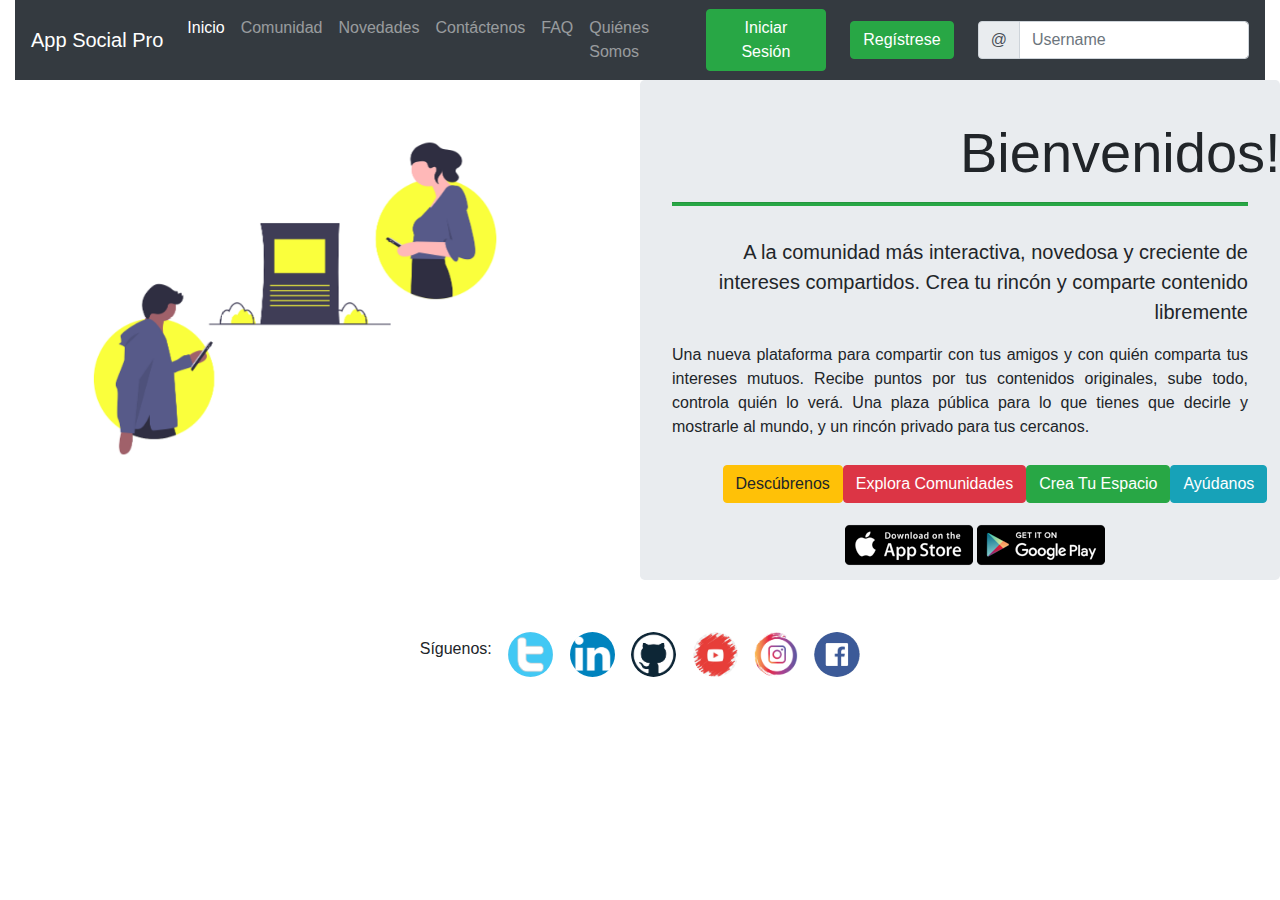
<file: index.html>
<!DOCTYPE html>

<head>
  <meta charset="utf-8">
  <meta http-equiv="X-UA-Compatible" content="IE=edge">
  <title>App Social Pro</title>
  <meta name="description" content="">
  <meta name="viewport" content="width=device-width, initial-scale=1">

  <link rel="stylesheet" href="https://stackpath.bootstrapcdn.com/bootstrap/4.4.1/css/bootstrap.min.css"
    integrity="sha384-Vkoo8x4CGsO3+Hhxv8T/Q5PaXtkKtu6ug5TOeNV6gBiFeWPGFN9MuhOf23Q9Ifjh" crossorigin="anonymous">
  <link rel="stylesheet" href="css/styleinicio.css">
</head>

<body>
  <div class="container-fluid">
    <div class="header">
      <nav class="navbar navbar-expand-lg navbar-dark bg-dark">
        <a class="navbar-brand" href="#">App Social Pro</a>
        <button class="navbar-toggler" type="button" data-toggle="collapse" data-target="#navbarNavAltMarkup"
          aria-controls="navbarNavAltMarkup" aria-expanded="false" aria-label="Toggle navigation">
          <span class="navbar-toggler-icon"></span>
        </button>
        <div class="collapse navbar-collapse" id="navbarNavAltMarkup">
          <div class="navbar-nav">
            <a class="nav-item nav-link active" href="#">Inicio</span></a>
            <a class="nav-item nav-link" href="comunidad.html">Comunidad</a>
            <a class="nav-item nav-link" href="novedades.html">Novedades</a>
            <a class="nav-item nav-link" href="contactenos.html">Contáctenos</a>
            <a class="nav-item nav-link" href="FAQ.html">FAQ</a> <!--preguntas frequentes-->            
            <a class="nav-item nav-link" href="quiensomos.html">Quiénes Somos</a>
          </div>
        </div>

        <form class="form-inline">
          <button class="btn btn-success" type="button"><a href="signin.html">Iniciar Sesión</a></button>
        </form>
        <form class="form-inline ml-4">
          <button class="btn btn-success" type="button"><a href="registro.html">Regístrese</a></button>
        </form>
        <form class="form-inline ml-4">
          <div class="input-group">
            <div class="input-group-prepend">
              <span class="input-group-text" id="basic-addon1">@</span>
            </div>
            <input type="text" class="form-control" placeholder="Username" aria-label="Username"
              aria-describedby="basic-addon1">
          </div>
        </form>
      </nav>
    </div>
    <!--fin header-->

    <div class="mainblock">
      <!--inicio bloque contenido central-->
      <div class="row">
        <div class="carrusel col-md-6 col-sm-12">
          <!--inicio carrusel-->
          <div id="carouselExampleIndicators" class="carousel slide" data-ride="carousel">
            <ol class="carousel-indicators">
              <li data-target="#carouselExampleIndicators" data-slide-to="0" class="active"></li>
              <li data-target="#carouselExampleIndicators" data-slide-to="1"></li>
              <li data-target="#carouselExampleIndicators" data-slide-to="2"></li>
            </ol>
            <div class="carousel-inner">
              <div class="carousel-item active">
                <img src="img/vectors/carrusel1.png" class="d-block w-100" alt="connect">
              </div>
              <div class="carousel-item">
                <img src="img/vectors/carrusel2.png" class="d-block w-100" alt="connect">
              </div>
              <div class="carousel-item">
                <img src="img/vectors/carrusel3.png" class="d-block w-100" alt="...">
              </div>
            </div>
            <a class="carousel-control-prev" href="#carouselExampleIndicators" role="button" data-slide="prev">
              <span class="carousel-control-prev-icon" aria-hidden="true"></span>
              <span class="sr-only">Previous</span>
            </a>
            <a class="carousel-control-next" href="#carouselExampleIndicators" role="button" data-slide="next">
              <span class="carousel-control-next-icon" aria-hidden="true"></span>
              <span class="sr-only">Next</span>
            </a>
          </div>
        </div>
        <!--fin carrusel-->

        <div class="jumbotron col-md-6 col-sm-12">
          <!--inicio jumbo-->
          <h3 class="display-4">Bienvenidos!</h3>
          <hr class="progress-bar bg-success">
          <p class="lead">A la comunidad más interactiva, novedosa y creciente de intereses compartidos. Crea tu rincón
            y comparte contenido libremente</p>
          <p class="text-justify">Una nueva plataforma para compartir con tus amigos y con quién comparta tus intereses
            mutuos. Recibe puntos por tus contenidos originales, sube todo, controla quién lo verá. Una plaza pública
            para lo que tienes que decirle y mostrarle al mundo, y un rincón privado para tus cercanos.</p>
          <div class="botones">
            <div class="row">
              <div class="bloqueboton offset-md-1 col-sm-12">
                <div class="btn-group btn-group-md" role="group" aria-label="...">
                  <a href="quiensomos.html"><button type="button" class="btn btn-warning">Descúbrenos</button></a>
                  <a href="comunidad.html"><button type="button" class="btn btn-danger">Explora Comunidades</button></a>
                  <a href="registro.html"><button type="button" class="btn btn-success">Crea Tu Espacio</button></a>
                  <a href="https://www.kickstarter.com"><button type="button" class="btn btn-info">Ayúdanos</button></a>
                </div>
              </div>
            </div>
          </div>

          <a href="https://www.apple.com/cl/ios/app-store/"><img src="img/icons/app-store-badge/128x128.png" alt="getinappstore" class="getapp"></a>
          <a href="https://play.google.com/store"><img src="img/icons/google-play-badge/128x128.png" alt="getingoogleplay" class="getapp"></a>

        </div>
        <!--fin jumbo-->
      </div>
      <!--fin row-->
    </div> <!-- fin bloque contenido mainblock-->

    <div class="footer text-center">
      <h6>Síguenos:</h6>
      <a href="#"><img src="img/icons/twitter.png" alt="twitter"></a> <a href="#"><img src="img/icons/linkedin.png"
          alt="linkedin"></a> <a href="#"><img src="img/icons/github.png" alt="github"></a> <a href="#"></a> <a
        href="#"><img src="img/icons/youtube.png" alt="youtube"></a> <a href="#"><img src="img/icons/insta.png"
          alt=""></a> <a href="#"><img src="img/icons/facebook.png" alt="facebook"></a>
    </div>

  </div>
  <!--fin contenedor-->

  <script src="" async defer></script>
  <script src="https://code.jquery.com/jquery-3.4.1.slim.min.js"
    integrity="sha384-J6qa4849blE2+poT4WnyKhv5vZF5SrPo0iEjwBvKU7imGFAV0wwj1yYfoRSJoZ+n"
    crossorigin="anonymous"></script>
  <script src="https://cdn.jsdelivr.net/npm/popper.js@1.16.0/dist/umd/popper.min.js"
    integrity="sha384-Q6E9RHvbIyZFJoft+2mJbHaEWldlvI9IOYy5n3zV9zzTtmI3UksdQRVvoxMfooAo"
    crossorigin="anonymous"></script>
  <script src="https://stackpath.bootstrapcdn.com/bootstrap/4.4.1/js/bootstrap.min.js"
    integrity="sha384-wfSDF2E50Y2D1uUdj0O3uMBJnjuUD4Ih7YwaYd1iqfktj0Uod8GCExl3Og8ifwB6"
    crossorigin="anonymous"></script>

</body>

</html>
</file>
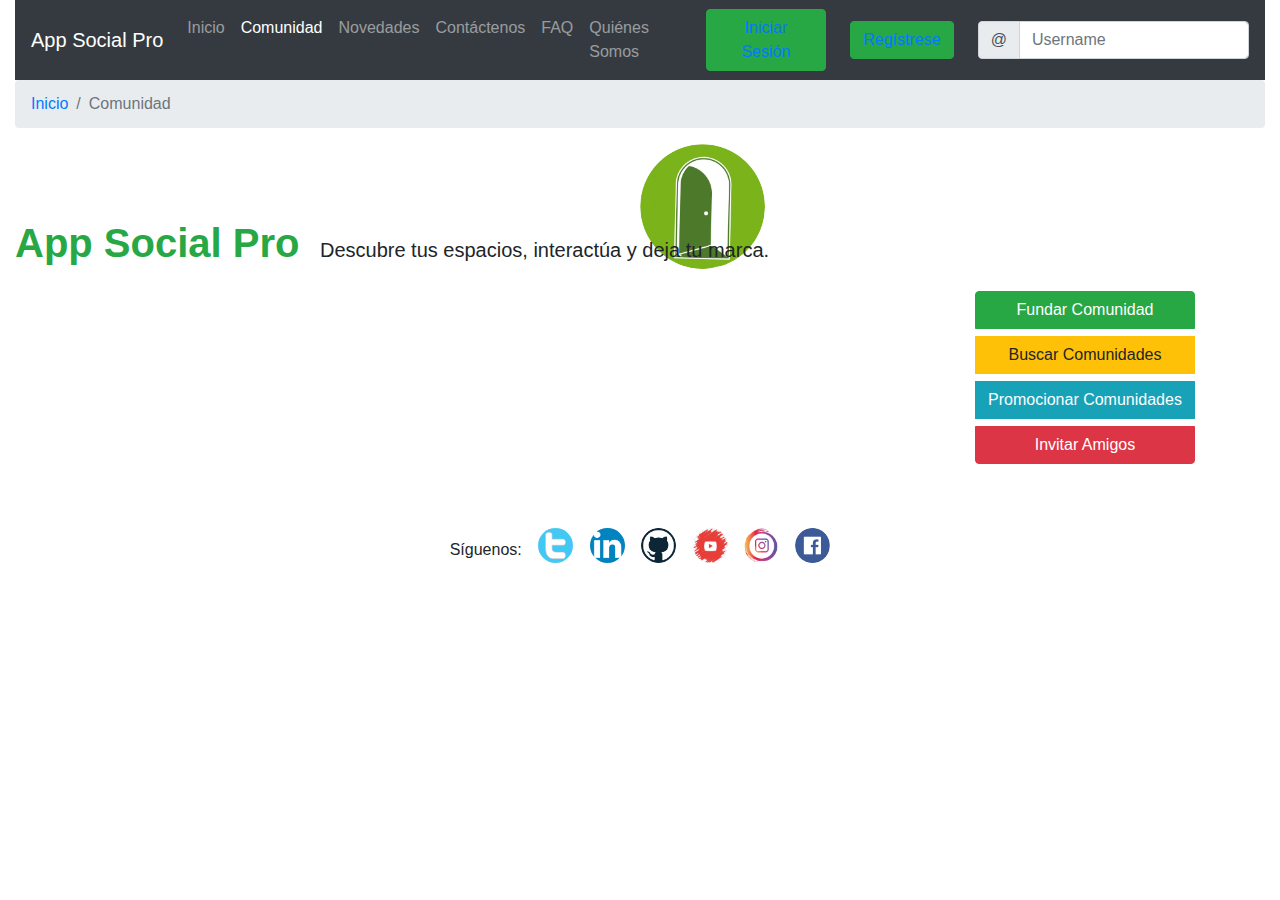
<file: comunidad.html>
<!DOCTYPE html>
<html lang="en">
    <head>
        <meta charset="UTF-8">
        <meta name="viewport" content="width=device-width, initial-scale=1, shrink-to-fit=no">
        <meta http-equiv="X-UA-Compatible" content="ie=edge">
        
        <link rel="stylesheet" href="https://stackpath.bootstrapcdn.com/bootstrap/4.4.1/css/bootstrap.min.css" integrity="sha384-Vkoo8x4CGsO3+Hhxv8T/Q5PaXtkKtu6ug5TOeNV6gBiFeWPGFN9MuhOf23Q9Ifjh" crossorigin="anonymous">
        <link rel="stylesheet" href="css/comustyle.css">
        <title>Comunidad</title>
    </head>
    <body>
        <div class="container-fluid">
            <!--inicio header-->
            <div class="header">
                <nav class="navbar navbar-expand-lg navbar-dark bg-dark">
                    <a class="navbar-brand" href="#">App Social Pro</a>
                    <button class="navbar-toggler" type="button" data-toggle="collapse" data-target="#navbarNavAltMarkup"
                      aria-controls="navbarNavAltMarkup" aria-expanded="false" aria-label="Toggle navigation">
                      <span class="navbar-toggler-icon"></span>
                    </button>
                    <div class="collapse navbar-collapse" id="navbarNavAltMarkup">
                        <div class="navbar-nav">
                            <a class="nav-item nav-link" href="#">Inicio</span></a>
                            <a class="nav-item nav-link active" href="#">Comunidad</a>
                            <a class="nav-item nav-link" href="novedades.html">Novedades</a>
                            <a class="nav-item nav-link" href="contactenos.html">Contáctenos</a>
                            <a class="nav-item nav-link" href="faq">FAQ</a> <!--preguntas frequentes-->            
                            <a class="nav-item nav-link" href="quiensomos.html">Quiénes Somos</a>
                        </div>
                    </div>
            
                    <form class="form-inline">
                      <button class="btn btn-success" type="button"><a href="signin.html">Iniciar Sesión</a></button>
                    </form>
                    <form class="form-inline ml-4">
                      <button class="btn btn-success" type="button"><a href="registro.html">Regístrese</a></button>
                    </form>
                    <form class="form-inline ml-4">
                        <div class="input-group">
                            <div class="input-group-prepend">
                            <span class="input-group-text" id="basic-addon1">@</span>
                            </div>
                            <input type="text" class="form-control" placeholder="Username" aria-label="Username" aria-describedby="basic-addon1">
                        </div>
                    </form>
                </nav>

                <div class="breadcumbs-wrap">
                    <span class="entry-links">
                    <nav aria-label="breadcrumb">
                        <ol class="breadcrumb">
                            <li class="breadcrumb-item"><a href="#">Inicio</a></li>
                            <li class="breadcrumb-item active" aria-current="page">Comunidad</li>
                        </ol>
                    </nav>
                    </span>			
                </div>
            </div> <!--fin header-->

            <!--inicio cuerpo-->
            <div class="cuerpocentral">
                <div class="logosh">
                    <img src="img/vectors/Inkeddoordoor_LI.png" alt="logoapp" class="">
                </div>
                <div class="bienvenida">
                    <div class="row">
                         <div class="msjetop col-md-8">                  
                             <h1 class="text-success font-weight-bold">App Social Pro</h1>
                             <p class="subtxt lead ml-3">Descubre tus espacios, interactúa y deja tu marca.</p>
                         </div>
                     </div> <!--fin row-->
                 </div>
                
                <div class="acciones">
                    <div class="botones">
                        <div class="row">
                            <div class="bloqueboton offset-lg-9 col-lg-2 col-sm-12">
                                <div class="btn-group-vertical btn-group-md" role="group" aria-label="...">
                                    <button type="button" class="btn btn-success mb-2">Fundar Comunidad</button>
                                    <button type="button" class="btn btn-warning mb-2">Buscar Comunidades</button>
                                    <button type="button" class="btn btn-info text-nowrap mb-2">Promocionar Comunidades</button>
                                    <button type="button" class="btn btn-danger mb-1">Invitar Amigos</button>
                                </div>
                            </div>
                        </div> 
                    </div>
                    
                </div>
                <div class="grupos">
                    <!--algo visual con vinculos a comunidades segun grandes tematicas tipo ao3-->
                </div>
                
            </div>
            <!--fin cuerpo-->

            <!--iniciofooter-->
            <div class="footer text-center">
                <h6>Síguenos:</h6>
                <a href="#"><img src="img/icons/twitter.png" alt="twitter"></a> <a href="#"><img src="img/icons/linkedin.png" alt="linkedin"></a> <a href="#"><img src="img/icons/github.png" alt="github"></a> <a href="#"></a> <a href="#"><img src="img/icons/youtube.png" alt="youtube"></a> <a href="#"><img src="img/icons/insta.png" alt=""></a> <a href="#"><img src="img/icons/facebook.png" alt="facebook"></a>
            </div>
            <!--fin footer-->
        </div>

        <script src="" async defer></script>
        <script src="https://code.jquery.com/jquery-3.4.1.slim.min.js" integrity="sha384-J6qa4849blE2+poT4WnyKhv5vZF5SrPo0iEjwBvKU7imGFAV0wwj1yYfoRSJoZ+n" crossorigin="anonymous"></script>
        <script src="https://cdn.jsdelivr.net/npm/popper.js@1.16.0/dist/umd/popper.min.js" integrity="sha384-Q6E9RHvbIyZFJoft+2mJbHaEWldlvI9IOYy5n3zV9zzTtmI3UksdQRVvoxMfooAo" crossorigin="anonymous"></script>
        <script src="https://stackpath.bootstrapcdn.com/bootstrap/4.4.1/js/bootstrap.min.js" integrity="sha384-wfSDF2E50Y2D1uUdj0O3uMBJnjuUD4Ih7YwaYd1iqfktj0Uod8GCExl3Og8ifwB6" crossorigin="anonymous"></script>
    </body>
</html>
</file>
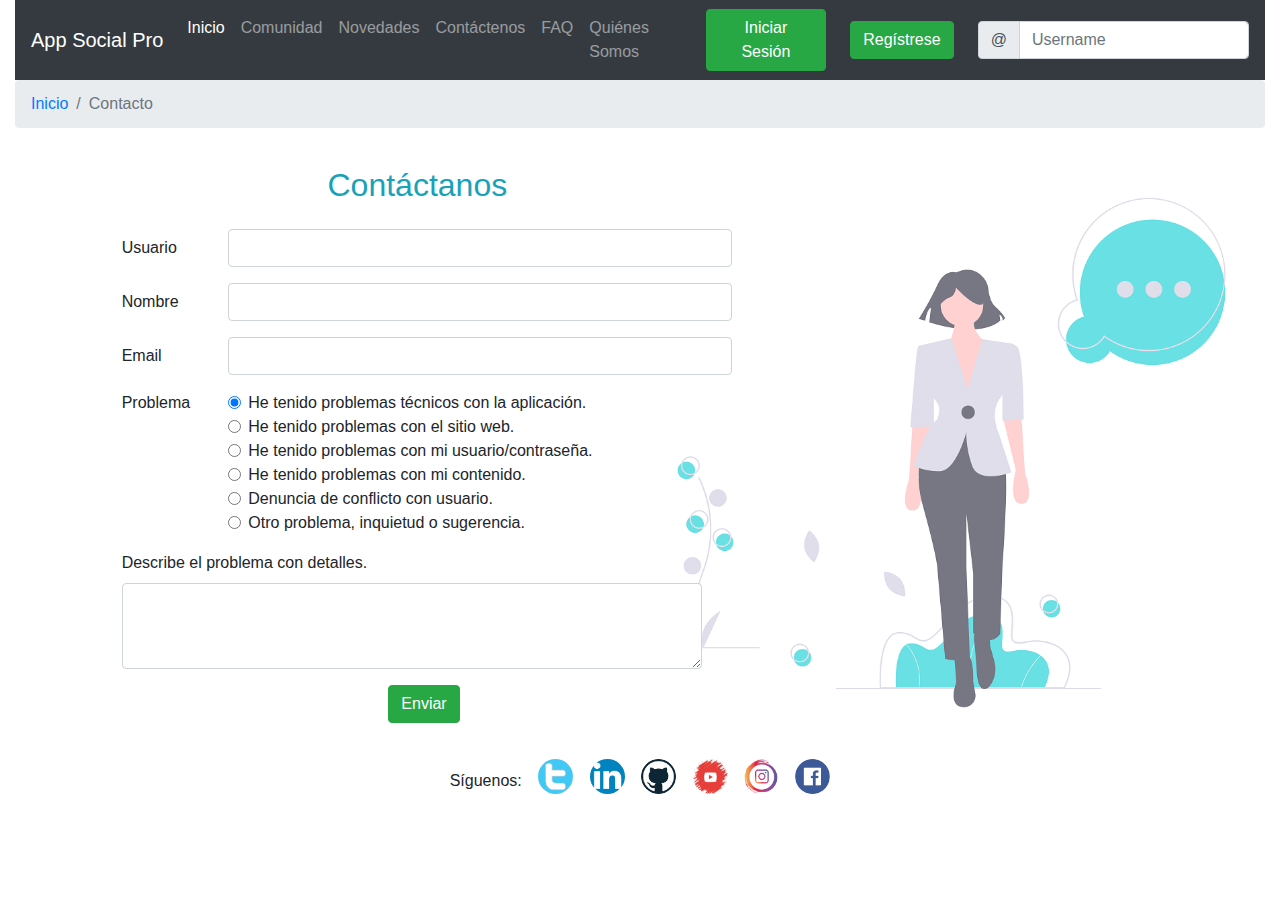
<file: contactenos.html>
<!DOCTYPE html>
<html lang="en">
<head>
    <meta charset="UTF-8">
    <meta name="viewport" content="width=device-width, initial-scale=1.0">
    <meta http-equiv="X-UA-Compatible" content="ie=edge">
    <link rel="stylesheet" href="https://stackpath.bootstrapcdn.com/bootstrap/4.4.1/css/bootstrap.min.css" integrity="sha384-Vkoo8x4CGsO3+Hhxv8T/Q5PaXtkKtu6ug5TOeNV6gBiFeWPGFN9MuhOf23Q9Ifjh" crossorigin="anonymous">
    <link rel="stylesheet" href="css/contactostyle.css">
    
    <title>Dudas? Inquietudes? Contáctenos!</title>
</head>

<body>
    <div class="container-fluid">
        <!--inicio header-->
        <div class="header">
            <nav class="navbar navbar-expand-lg navbar-dark bg-dark">
                <a class="navbar-brand" href="#">App Social Pro</a>
                <button class="navbar-toggler" type="button" data-toggle="collapse" data-target="#navbarNavAltMarkup"
                  aria-controls="navbarNavAltMarkup" aria-expanded="false" aria-label="Toggle navigation">
                  <span class="navbar-toggler-icon"></span>
                </button>
                <div class="collapse navbar-collapse" id="navbarNavAltMarkup">
                    <div class="navbar-nav">
                        <a class="nav-item nav-link active" href="#">Inicio</span></a>
                        <a class="nav-item nav-link" href="comunidad.html">Comunidad</a>
                        <a class="nav-item nav-link" href="novedades.html">Novedades</a>
                        <a class="nav-item nav-link" href="contactenos.html">Contáctenos</a>
                        <a class="nav-item nav-link" href="faq">FAQ</a> <!--preguntas frequentes-->            
                        <a class="nav-item nav-link" href="quiensomos.html">Quiénes Somos</a>
                    </div>
                </div>
        
                <form class="form-inline">
                  <button class="btn btn-success" type="button"><a href="signin.html">Iniciar Sesión</a></button>
                </form>
                <form class="form-inline ml-4">
                  <button class="btn btn-success" type="button"><a href="registro.html">Regístrese</a></button>
                </form>
                <form class="form-inline ml-4">
                    <div class="input-group">
                        <div class="input-group-prepend">
                        <span class="input-group-text" id="basic-addon1">@</span>
                        </div>
                        <input type="text" class="form-control" placeholder="Username" aria-label="Username" aria-describedby="basic-addon1">
                    </div>
                </form>
            </nav>
            <div class="breadcumbs-wrap">
                <span class="entry-links">
                    <nav aria-label="breadcrumb">
                        <ol class="breadcrumb">
                            <li class="breadcrumb-item"><a href="#">Inicio</a></li>
                            <li class="breadcrumb-item active" aria-current="page">Contacto</li>
                        </ol>
                    </nav>
                </span>
            </div>
        </div>
        <!--fin header-->

        <div class="cuerpocentro">
            <p><h2 class="offset-md-3 text-info">Contáctanos</h2></p>
            <div class="row">
                <div class="background">
                    <img src="img/vectors/undraw_things_to_say_ewwb.png" alt="background">
                </div>
                <div class="offset-md-1 col-md-6">
                    <form>
                        <div class="form-group row">
                            <label for="Usuario" class="col-sm-2 col-form-label">Usuario</label>
                            <div class="col-sm-10">
                                <input type="user" class="form-control" id="inputuser">
                            </div>
                        </div>
                        <div class="form-group row">
                            <label for="Nombre Real" class="col-sm-2 col-form-label">Nombre</label>
                            <div class="col-sm-10">
                                <input type="name" class="form-control" id="nombrate">
                            </div>
                        </div>                              
                        <div class="form-group row">
                            <label for="inputEmail3" class="col-sm-2 col-form-label">Email</label>
                            <div class="col-sm-10">
                                <input type="email" class="form-control" id="inputEmail3">
                            </div>
                        </div>
                        <fieldset class="form-group">
                            <div class="row">
                                <legend class="col-form-label col-sm-2 pt-0">Problema</legend>
                                <div class="col-sm-10">
                                    <div class="form-check">
                                        <input class="form-check-input" type="radio" name="gridRadios" id="gridRadios1" value="option1" checked>
                                        <label class="form-check-label" for="gridRadios1">
                                        He tenido problemas técnicos con la aplicación.
                                        </label>
                                    </div>
                                    <div class="form-check">
                                        <input class="form-check-input" type="radio" name="gridRadios" id="gridRadios2" value="option2">
                                        <label class="form-check-label" for="gridRadios2">
                                        He tenido problemas con el sitio web.
                                        </label>
                                    </div>
                                    <div class="form-check">
                                        <input class="form-check-input" type="radio" name="gridRadios" id="gridRadios3" value="option3">
                                        <label class="form-check-label" for="gridRadios3">
                                        He tenido problemas con mi usuario/contraseña.
                                        </label>
                                    </div>
                                    <div class="form-check">
                                        <input class="form-check-input" type="radio" name="gridRadios" id="gridRadios4" value="option4">
                                        <label class="form-check-label" for="gridRadios4">
                                        He tenido problemas con mi contenido.
                                        </label>
                                    </div>
                                    <div class="form-check">
                                        <input class="form-check-input" type="radio" name="gridRadios" id="gridRadios5" value="option5">
                                        <label class="form-check-label" for="gridRadios5">
                                        Denuncia de conflicto con usuario.
                                        </label>
                                    </div>
                                    <div class="form-check">
                                        <input class="form-check-input" type="radio" name="gridRadios" id="gridRadios6" value="option5">
                                        <label class="form-check-label" for="gridRadios6">
                                        Otro problema, inquietud o sugerencia.
                                        </label>
                                    </div>
                                </div>
                            </div>
                        </fieldset>
                            <p></p>
                        <div class="form-group row col-md-12 col-sm-3">
                                <label for="textarea">Describe el problema con detalles. </label>
                                <textarea class="form-control" id="describe" rows="3"></textarea>
                        </div>
                        <div class="form-group row">
                            <div class="offset-md-5 col-sm-10">
                                <button type="submit" class="btn btn-success">Enviar</button>
                            </div>
                        </div>
                    </form>
                </div>
            </div>
        </div>

        <div class="footer text-center">
            <h6>Síguenos:</h6>
            <a href="#"><img src="img/icons/twitter.png" alt="twitter"></a> <a href="#"><img src="img/icons/linkedin.png" alt="linkedin"></a> <a href="#"><img src="img/icons/github.png" alt="github"></a> <a href="#"><img src="img/icons/youtube.png" alt="youtube"></a> <a href="#"><img src="img/icons/insta.png" alt=""></a> <a href="#"><img src="img/icons/facebook.png" alt="facebook"></a>
        </div>

    </div> <!--fin contenedor-->
    
    <script src="" async defer></script>
    <script src="https://code.jquery.com/jquery-3.4.1.slim.min.js" integrity="sha384-J6qa4849blE2+poT4WnyKhv5vZF5SrPo0iEjwBvKU7imGFAV0wwj1yYfoRSJoZ+n" crossorigin="anonymous"></script>
    <script src="https://cdn.jsdelivr.net/npm/popper.js@1.16.0/dist/umd/popper.min.js" integrity="sha384-Q6E9RHvbIyZFJoft+2mJbHaEWldlvI9IOYy5n3zV9zzTtmI3UksdQRVvoxMfooAo" crossorigin="anonymous"></script>
    <script src="https://stackpath.bootstrapcdn.com/bootstrap/4.4.1/js/bootstrap.min.js" integrity="sha384-wfSDF2E50Y2D1uUdj0O3uMBJnjuUD4Ih7YwaYd1iqfktj0Uod8GCExl3Og8ifwB6" crossorigin="anonymous"></script>

</body>

</html>
</file>
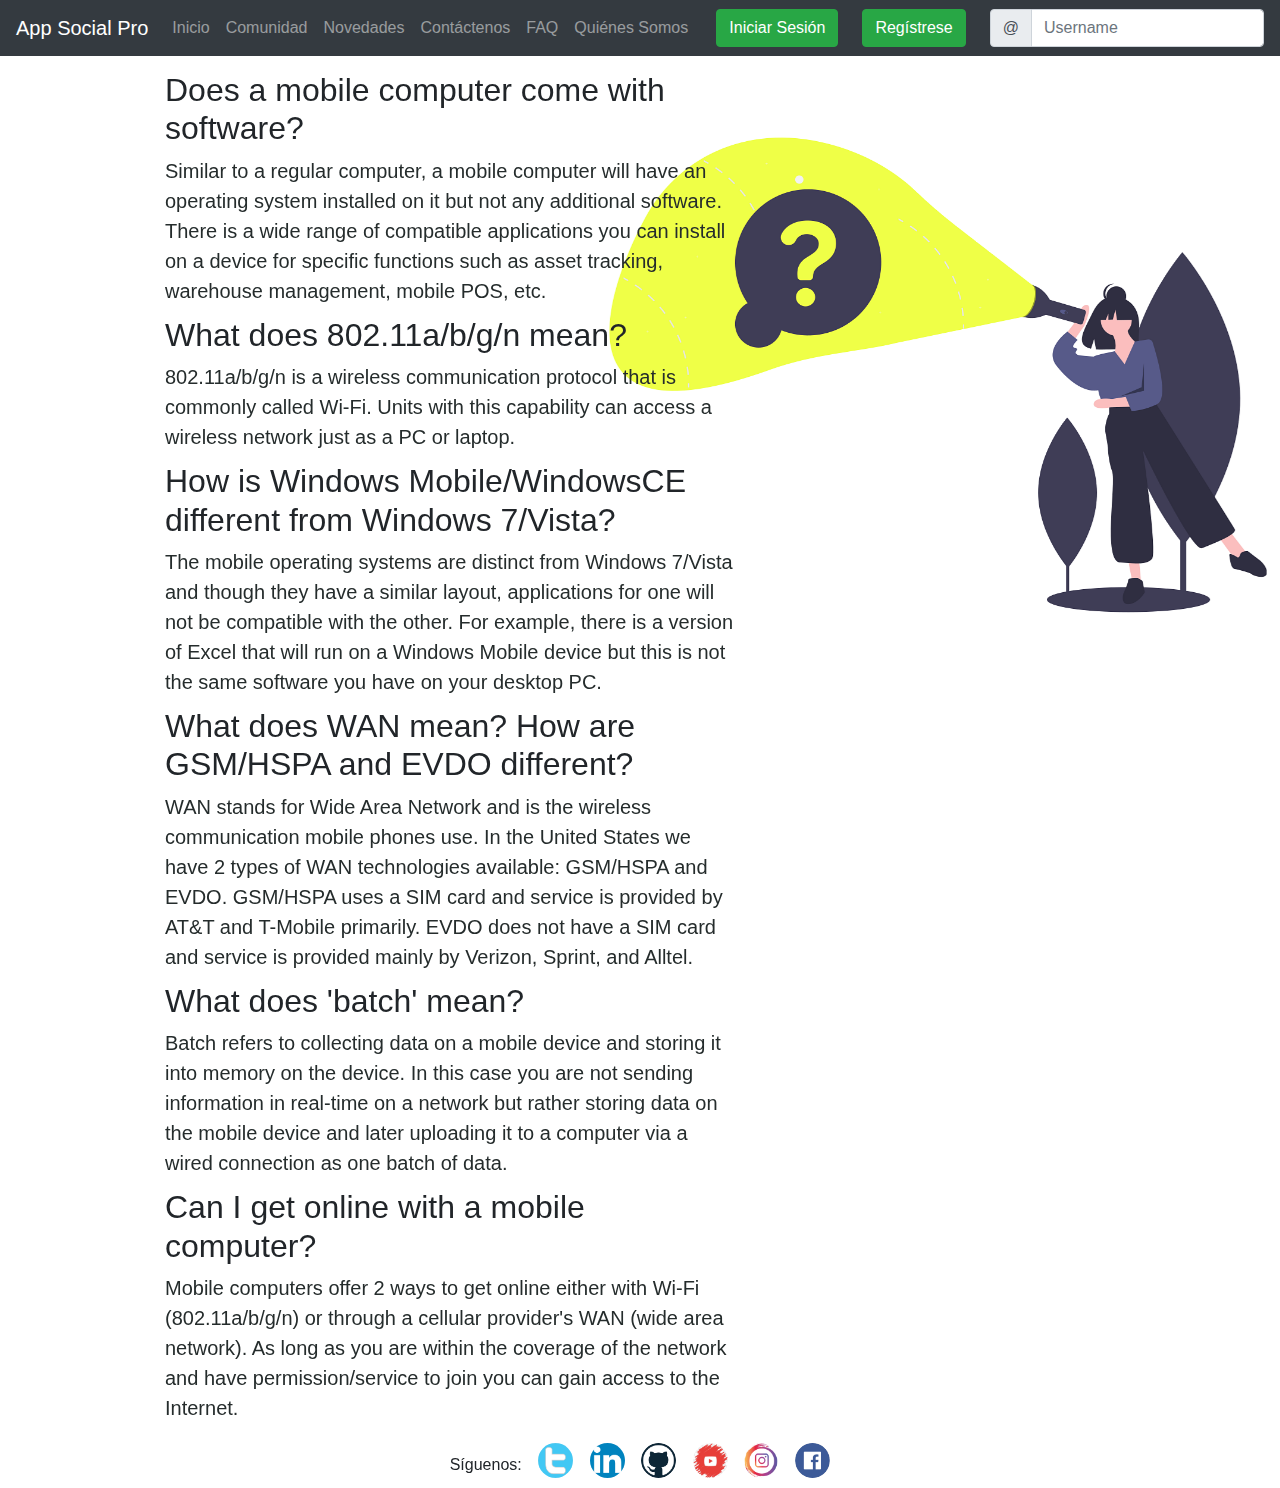
<file: FAQ.html>
<!DOCTYPE html>
<html lang="en">

<head>
  <meta charset="UTF-8">
  <meta name="viewport" content="width=device-width, initial-scale=1.0">
  <meta http-equiv="X-UA-Compatible" content="ie=edge">
  <title>Document</title>

  <link rel="stylesheet" href="https://stackpath.bootstrapcdn.com/bootstrap/4.4.1/css/bootstrap.min.css"
    integrity="sha384-Vkoo8x4CGsO3+Hhxv8T/Q5PaXtkKtu6ug5TOeNV6gBiFeWPGFN9MuhOf23Q9Ifjh" crossorigin="anonymous">
  <link rel="stylesheet" href="css/faq.css">
</head>

<body>

  <div class="header">
    <nav class="navbar navbar-expand-lg navbar-dark bg-dark">
      <a class="navbar-brand" href="#">App Social Pro</a>
      <button class="navbar-toggler" type="button" data-toggle="collapse" data-target="#navbarNavAltMarkup"
        aria-controls="navbarNavAltMarkup" aria-expanded="false" aria-label="Toggle navigation">
        <span class="navbar-toggler-icon"></span>
      </button>
      <div class="collapse navbar-collapse" id="navbarNavAltMarkup">
        <div class="navbar-nav">
          <a class="nav-item nav-link" href="#">Inicio</a>
          <a class="nav-item nav-link" href="comunidad.html">Comunidad</a>
          <a class="nav-item nav-link" href="novedades.html">Novedades</a>
          <a class="nav-item nav-link" href="contactenos.html">Contáctenos</a>
          <a class="nav-item nav-link" href="FAQ.html">FAQ</a>
          <a class="nav-item nav-link" href="quiensomos.html">Quiénes Somos</a>
        </div>
      </div>

      <form class="form-inline">
        <button class="btn btn-success" type="button"><a href="signin.html">Iniciar Sesión</a></button>
      </form>
      <form class="form-inline ml-4">
        <button class="btn btn-success" type="button"><a href="registro.html">Regístrese</a></button>
      </form>
      <form class="form-inline ml-4">
        <div class="input-group">
          <div class="input-group-prepend">
            <span class="input-group-text" id="basic-addon1">@</span>
          </div>
          <input type="text" class="form-control" placeholder="Username" aria-label="Username"
            aria-describedby="basic-addon1">
        </div>
      </form>
    </nav>
  </div>

  <div class="maincuerpo">
    <div id="background" class="offset-md-3 col-md-5">
      <img src="img/vectors/undraw_searching_p5ux.png" alt="background">
    </div>

    <div class="faqbla text-justify-right offset-md-2 col-md-8">

      <h2>Does a mobile computer come with software?</h2>
      <p class="lead">Similar to a regular computer, a mobile computer will have an operating system installed on it but
        not any additional software. There is a wide range of compatible applications you can install on a device for
        specific functions such as asset tracking, warehouse management, mobile POS, etc.</p>

      <h2>What does 802.11a/b/g/n mean?</h2>
      <p class="lead">802.11a/b/g/n is a wireless communication protocol that is commonly called Wi-Fi. Units with this
        capability can access a wireless network just as a PC or laptop.</p>

      <h2>How is Windows Mobile/WindowsCE different from Windows 7/Vista?</h2>
      <p class="lead">The mobile operating systems are distinct from Windows 7/Vista and though they have a similar
      layout, applications for one will not be compatible with the other. For example, there is a version of Excel that
      will run on a Windows Mobile device but this is not the same software you have on your desktop PC.</p>

      <h2>What does WAN mean? How are GSM/HSPA and EVDO different?</h2>
      <p class="lead">WAN stands for Wide Area Network and is the wireless communication mobile phones use. In the
        United States we have 2 types of WAN technologies available: GSM/HSPA and EVDO. GSM/HSPA uses a SIM card and
        service is provided by AT&T and T-Mobile primarily. EVDO does not have a SIM card and service is provided mainly
        by Verizon, Sprint, and Alltel.</p>

      <h2>What does 'batch' mean?</h2>
      <p class="lead">Batch refers to collecting data on a mobile device and storing it into memory on the device. In
        this case you are not sending information in real-time on a network but rather storing data on the mobile device
        and later uploading it to a computer via a wired connection as one batch of data.</p>

      <h2>Can I get online with a mobile computer?</h2>
      <p class="lead">Mobile computers offer 2 ways to get online either with Wi-Fi (802.11a/b/g/n) or through a
        cellular provider's WAN (wide area network). As long as you are within the coverage of the network and have
        permission/service to join you can gain access to the Internet.</p>
    </div>

  </div>


  <div class="footer text-center">
    <h6>Síguenos:</h6>
    <a href="#"><img src="img/icons/twitter.png" alt="twitter"></a> <a href="#"><img src="img/icons/linkedin.png"
        alt="linkedin"></a> <a href="#"><img src="img/icons/github.png" alt="github"></a> <a href="#"></a> <a
      href="#"><img src="img/icons/youtube.png" alt="youtube"></a> <a href="#"><img src="img/icons/insta.png"
        alt=""></a> <a href="#"><img src="img/icons/facebook.png" alt="facebook"></a>
  </div>

  <script src="" async defer></script>
  <script src="https://code.jquery.com/jquery-3.4.1.slim.min.js"
    integrity="sha384-J6qa4849blE2+poT4WnyKhv5vZF5SrPo0iEjwBvKU7imGFAV0wwj1yYfoRSJoZ+n"
    crossorigin="anonymous"></script>
  <script src="https://cdn.jsdelivr.net/npm/popper.js@1.16.0/dist/umd/popper.min.js"
    integrity="sha384-Q6E9RHvbIyZFJoft+2mJbHaEWldlvI9IOYy5n3zV9zzTtmI3UksdQRVvoxMfooAo"
    crossorigin="anonymous"></script>
  <script src="https://stackpath.bootstrapcdn.com/bootstrap/4.4.1/js/bootstrap.min.js"
    integrity="sha384-wfSDF2E50Y2D1uUdj0O3uMBJnjuUD4Ih7YwaYd1iqfktj0Uod8GCExl3Og8ifwB6"
    crossorigin="anonymous"></script>

</body>

</html>
</file>
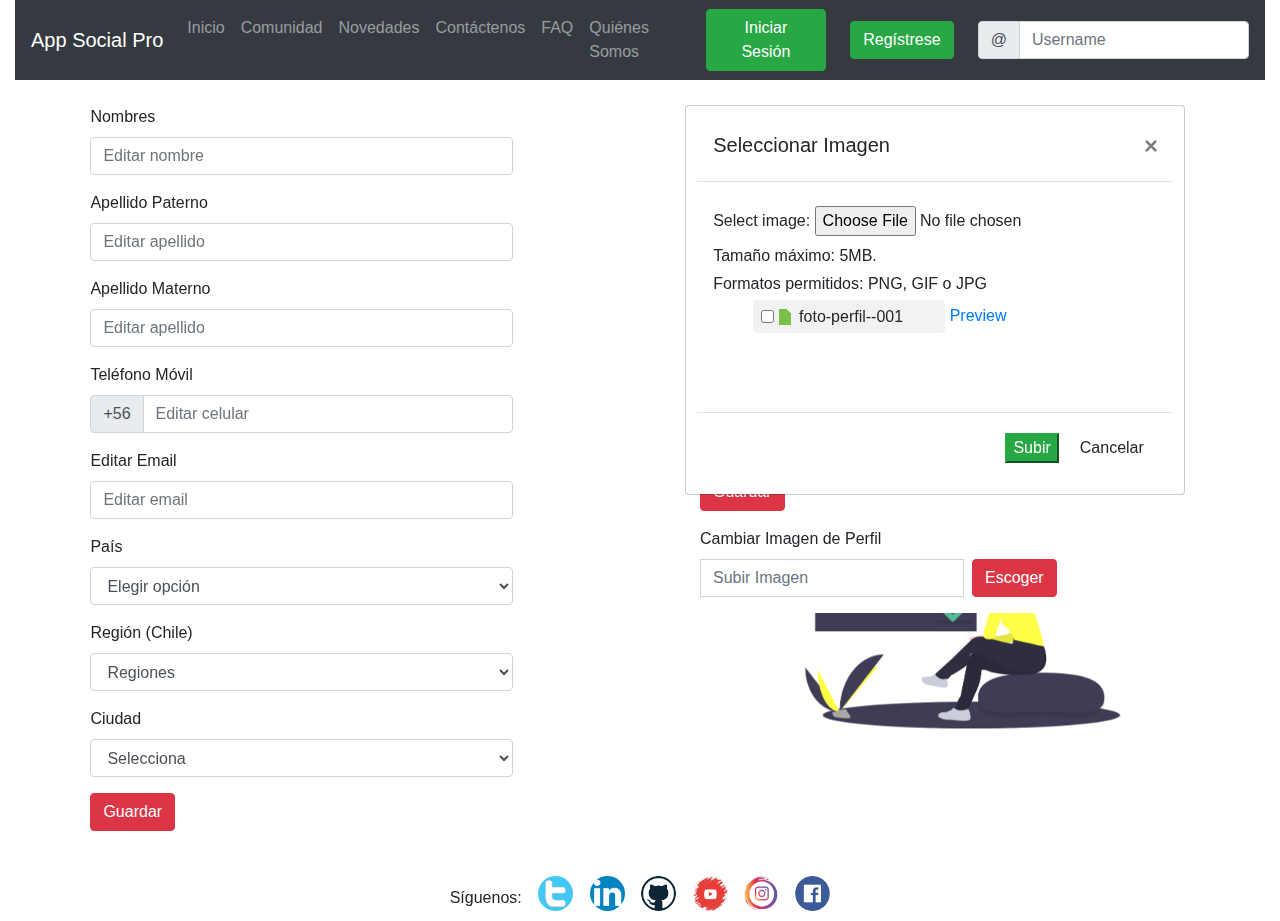
<file: perfiles.html>
<!DOCTYPE html>
  <html lang="en">

    <head>
      <meta charset="UTF-8">
      <meta name="viewport" content="width=device-width, initial-scale=1.0">
      <meta http-equiv="X-UA-Compatible" content="ie=edge">
      <title>Perfiles</title>

      <link rel="stylesheet" href="https://stackpath.bootstrapcdn.com/bootstrap/4.4.1/css/bootstrap.min.css"
        integrity="sha384-Vkoo8x4CGsO3+Hhxv8T/Q5PaXtkKtu6ug5TOeNV6gBiFeWPGFN9MuhOf23Q9Ifjh" crossorigin="anonymous">
      <link rel="stylesheet" href="css/perfil.css">
    </head>

    <body>
      <div class="container-fluid">

        <div class="header">
          <nav class="navbar navbar-expand-lg navbar-dark bg-dark">
            <a class="navbar-brand" href="#">App Social Pro</a>
            <button class="navbar-toggler" type="button" data-toggle="collapse" data-target="#navbarNavAltMarkup"
              aria-controls="navbarNavAltMarkup" aria-expanded="false" aria-label="Toggle navigation">
              <span class="navbar-toggler-icon"></span>
            </button>
            <div class="collapse navbar-collapse" id="navbarNavAltMarkup">
              <div class="navbar-nav">
                <a class="nav-item nav-link" href="index.html">Inicio</a>
                <a class="nav-item nav-link" href="comunidad.html">Comunidad</a>
                <a class="nav-item nav-link" href="novedades.html">Novedades</a>
                <a class="nav-item nav-link" href="contactenos.html">Contáctenos</a>
                <a class="nav-item nav-link" href="FAQ.html">FAQ</a>
                <a class="nav-item nav-link" href="quiensomos.html">Quiénes Somos</a>
              </div>
            </div>

            <form class="form-inline">
              <button class="btn btn-success" type="button"><a href="signin.html">Iniciar Sesión</a></button>
            </form>
            <form class="form-inline ml-4">
              <button class="btn btn-success" type="button"><a href="registro.html">Regístrese</a></button>
            </form>
            <form class="form-inline ml-4">
              <div class="input-group">
                <div class="input-group-prepend">
                  <span class="input-group-text" id="basic-addon1">@</span>
                </div>
                <input type="text" class="form-control" placeholder="Username" aria-label="Username"
                  aria-describedby="basic-addon1">
              </div>
            </form>
          </nav>
        </div>  <!--fin header pagina-->

        <div class="main">
          <div id="background" class="col-md-5 col-sm-12">
            <img src="img/vectors/undraw_hire_te5y.png" alt="background">
          </div>

          <div class="editorinfo columna1"> <!--inicio columna izquierda-->
            <div class="row">  <!--posición izquierda-->
              <div class="offset-md-1 col-md-6 col-sm-12">
                
                <div class="camposcentrales">
                  <form>
                    <div class="form-group">
                      <label>Nombres</label>
                      <input type="text" class="form-control" id="firstname" placeholder="Editar nombre">
                    </div>
                    <div class="form-group">
                      <label>Apellido Paterno</label>
                      <input type="text" class="form-control" id="surname1" placeholder="Editar apellido">
                    </div>
                    <div class="form-group">
                      <label>Apellido Materno</label>
                      <input type="text" class="form-control" id="surname2" placeholder="Editar apellido">
                    </div>
                    <div class="form-group">
                      <label>Teléfono Móvil</label>
                      <div class="input-group flex-nowrap">
                        <div class="input-group-prepend">
                          <span class="input-group-text" id="addon-wrapping">+56</span>
                        </div>
                        <input type="text" class="form-control" aria-describedby="addon-wrapping"
                          placeholder="Editar celular">
                      </div>
                    </div>
                    <div class="form-group">
                      <label>Editar Email</label>
                      <input type="text" class="form-control" id="editmail" placeholder="Editar email">
                    </div>
                    <div class="form-group">  <!---pais-->
                      <label>País</label>
                      <select id="Pais" class="form-control">
                        <option value="Elegir" id="AF">Elegir opción</option>
                        <option value="Afganistán" id="AF">Afganistán</option>
                        <option value="Albania" id="AL">Albania</option>
                        <option value="Alemania" id="DE">Alemania</option>
                        <option value="Andorra" id="AD">Andorra</option>
                        <option value="Angola" id="AO">Angola</option>
                        <option value="Anguila" id="AI">Anguila</option>
                        <option value="Antártida" id="AQ">Antártida</option>
                        <option value="Antigua y Barbuda" id="AG">Antigua y Barbuda</option>
                        <option value="Antillas holandesas" id="AN">Antillas holandesas</option>
                        <option value="Arabia Saudí" id="SA">Arabia Saudí</option>
                        <option value="Argelia" id="DZ">Argelia</option>
                        <option value="Argentina" id="AR">Argentina</option>
                        <option value="Armenia" id="AM">Armenia</option>
                        <option value="Aruba" id="AW">Aruba</option>
                        <option value="Australia" id="AU">Australia</option>
                        <option value="Austria" id="AT">Austria</option>
                        <option value="Azerbaiyán" id="AZ">Azerbaiyán</option>
                        <option value="Bahamas" id="BS">Bahamas</option>
                        <option value="Bahrein" id="BH">Bahrein</option>
                        <option value="Bangladesh" id="BD">Bangladesh</option>
                        <option value="Barbados" id="BB">Barbados</option>
                        <option value="Bélgica" id="BE">Bélgica</option>
                        <option value="Belice" id="BZ">Belice</option>
                        <option value="Benín" id="BJ">Benín</option>
                        <option value="Bermudas" id="BM">Bermudas</option>
                        <option value="Bhután" id="BT">Bhután</option>
                        <option value="Bielorrusia" id="BY">Bielorrusia</option>
                        <option value="Birmania" id="MM">Birmania</option>
                        <option value="Bolivia" id="BO">Bolivia</option>
                        <option value="Bosnia y Herzegovina" id="BA">Bosnia y Herzegovina</option>
                        <option value="Botsuana" id="BW">Botsuana</option>
                        <option value="Brasil" id="BR">Brasil</option>
                        <option value="Brunei" id="BN">Brunei</option>
                        <option value="Bulgaria" id="BG">Bulgaria</option>
                        <option value="Burkina Faso" id="BF">Burkina Faso</option>
                        <option value="Burundi" id="BI">Burundi</option>
                        <option value="Cabo Verde" id="CV">Cabo Verde</option>
                        <option value="Camboya" id="KH">Camboya</option>
                        <option value="Camerún" id="CM">Camerún</option>
                        <option value="Canadá" id="CA">Canadá</option>
                        <option value="Chad" id="TD">Chad</option>
                        <option value="Chile" id="CL">Chile</option>
                        <option value="China" id="CN">China</option>
                        <option value="Chipre" id="CY">Chipre</option>
                        <option value="Ciudad estado del Vaticano" id="VA">Ciudad estado del Vaticano</option>
                        <option value="Colombia" id="CO">Colombia</option>
                        <option value="Comores" id="KM">Comores</option>
                        <option value="Congo" id="CG">Congo</option>
                        <option value="Corea" id="KR">Corea</option>
                        <option value="Corea del Norte" id="KP">Corea del Norte</option>
                        <option value="Costa del Marfíl" id="CI">Costa del Marfíl</option>
                        <option value="Costa Rica" id="CR">Costa Rica</option>
                        <option value="Croacia" id="HR">Croacia</option>
                        <option value="Cuba" id="CU">Cuba</option>
                        <option value="Dinamarca" id="DK">Dinamarca</option>
                        <option value="Djibouri" id="DJ">Djibouri</option>
                        <option value="Dominica" id="DM">Dominica</option>
                        <option value="Ecuador" id="EC">Ecuador</option>
                        <option value="Egipto" id="EG">Egipto</option>
                        <option value="El Salvador" id="SV">El Salvador</option>
                        <option value="Emiratos Arabes Unidos" id="AE">Emiratos Arabes Unidos</option>
                        <option value="Eritrea" id="ER">Eritrea</option>
                        <option value="Eslovaquia" id="SK">Eslovaquia</option>
                        <option value="Eslovenia" id="SI">Eslovenia</option>
                        <option value="España" id="ES">España</option>
                        <option value="Estados Unidos" id="US">Estados Unidos</option>
                        <option value="Estonia" id="EE">Estonia</option>
                        <option value="c" id="ET">Etiopía</option>
                        <option value="Ex-República Yugoslava de Macedonia" id="MK">Ex-República Yugoslava de Macedonia
                        </option>
                        <option value="Filipinas" id="PH">Filipinas</option>
                        <option value="Finlandia" id="FI">Finlandia</option>
                        <option value="Francia" id="FR">Francia</option>
                        <option value="Gabón" id="GA">Gabón</option>
                        <option value="Gambia" id="GM">Gambia</option>
                        <option value="Georgia" id="GE">Georgia</option>
                        <option value="Georgia del Sur y las islas Sandwich del Sur" id="GS">Georgia del Sur y las islas
                          Sandwich del Sur</option>
                        <option value="Ghana" id="GH">Ghana</option>
                        <option value="Gibraltar" id="GI">Gibraltar</option>
                        <option value="Granada" id="GD">Granada</option>
                        <option value="Grecia" id="GR">Grecia</option>
                        <option value="Groenlandia" id="GL">Groenlandia</option>
                        <option value="Guadalupe" id="GP">Guadalupe</option>
                        <option value="Guam" id="GU">Guam</option>
                        <option value="Guatemala" id="GT">Guatemala</option>
                        <option value="Guayana" id="GY">Guayana</option>
                        <option value="Guayana francesa" id="GF">Guayana francesa</option>
                        <option value="Guinea" id="GN">Guinea</option>
                        <option value="Guinea Ecuatorial" id="GQ">Guinea Ecuatorial</option>
                        <option value="Guinea-Bissau" id="GW">Guinea-Bissau</option>
                        <option value="Haití" id="HT">Haití</option>
                        <option value="Holanda" id="NL">Holanda</option>
                        <option value="Honduras" id="HN">Honduras</option>
                        <option value="Hong Kong R. A. E" id="HK">Hong Kong R. A. E</option>
                        <option value="Hungría" id="HU">Hungría</option>
                        <option value="India" id="IN">India</option>
                        <option value="Indonesia" id="ID">Indonesia</option>
                        <option value="Irak" id="IQ">Irak</option>
                        <option value="Irán" id="IR">Irán</option>
                        <option value="Irlanda" id="IE">Irlanda</option>
                        <option value="Isla Bouvet" id="BV">Isla Bouvet</option>
                        <option value="Isla Christmas" id="CX">Isla Christmas</option>
                        <option value="Isla Heard e Islas McDonald" id="HM">Isla Heard e Islas McDonald</option>
                        <option value="Islandia" id="IS">Islandia</option>
                        <option value="Islas Caimán" id="KY">Islas Caimán</option>
                        <option value="Islas Cook" id="CK">Islas Cook</option>
                        <option value="Islas de Cocos o Keeling" id="CC">Islas de Cocos o Keeling</option>
                        <option value="Islas Faroe" id="FO">Islas Faroe</option>
                        <option value="Islas Fiyi" id="FJ">Islas Fiyi</option>
                        <option value="Islas Malvinas Islas Falkland" id="FK">Islas Malvinas Islas Falkland</option>
                        <option value="Islas Marianas del norte" id="MP">Islas Marianas del norte</option>
                        <option value="Islas Marshall" id="MH">Islas Marshall</option>
                        <option value="Islas menores de Estados Unidos" id="UM">Islas menores de Estados Unidos</option>
                        <option value="Islas Palau" id="PW">Islas Palau</option>
                        <option value="Islas Salomón" d="SB">Islas Salomón</option>
                        <option value="Islas Tokelau" id="TK">Islas Tokelau</option>
                        <option value="Islas Turks y Caicos" id="TC">Islas Turks y Caicos</option>
                        <option value="Islas Vírgenes EE.UU." id="VI">Islas Vírgenes EE.UU.</option>
                        <option value="Islas Vírgenes Reino Unido" id="VG">Islas Vírgenes Reino Unido</option>
                        <option value="Israel" id="IL">Israel</option>
                        <option value="Italia" id="IT">Italia</option>
                        <option value="Jamaica" id="JM">Jamaica</option>
                        <option value="Japón" id="JP">Japón</option>
                        <option value="Jordania" id="JO">Jordania</option>
                        <option value="Kazajistán" id="KZ">Kazajistán</option>
                        <option value="Kenia" id="KE">Kenia</option>
                        <option value="Kirguizistán" id="KG">Kirguizistán</option>
                        <option value="Kiribati" id="KI">Kiribati</option>
                        <option value="Kuwait" id="KW">Kuwait</option>
                        <option value="Laos" id="LA">Laos</option>
                        <option value="Lesoto" id="LS">Lesoto</option>
                        <option value="Letonia" id="LV">Letonia</option>
                        <option value="Líbano" id="LB">Líbano</option>
                        <option value="Liberia" id="LR">Liberia</option>
                        <option value="Libia" id="LY">Libia</option>
                        <option value="Liechtenstein" id="LI">Liechtenstein</option>
                        <option value="Lituania" id="LT">Lituania</option>
                        <option value="Luxemburgo" id="LU">Luxemburgo</option>
                        <option value="Macao R. A. E" id="MO">Macao R. A. E</option>
                        <option value="Madagascar" id="MG">Madagascar</option>
                        <option value="Malasia" id="MY">Malasia</option>
                        <option value="Malawi" id="MW">Malawi</option>
                        <option value="Maldivas" id="MV">Maldivas</option>
                        <option value="Malí" id="ML">Malí</option>
                        <option value="Malta" id="MT">Malta</option>
                        <option value="Marruecos" id="MA">Marruecos</option>
                        <option value="Martinica" id="MQ">Martinica</option>
                        <option value="Mauricio" id="MU">Mauricio</option>
                        <option value="Mauritania" id="MR">Mauritania</option>
                        <option value="Mayotte" id="YT">Mayotte</option>
                        <option value="México" id="MX">México</option>
                        <option value="Micronesia" id="FM">Micronesia</option>
                        <option value="Moldavia" id="MD">Moldavia</option>
                        <option value="Mónaco" id="MC">Mónaco</option>
                        <option value="Mongolia" id="MN">Mongolia</option>
                        <option value="Montserrat" id="MS">Montserrat</option>
                        <option value="Mozambique" id="MZ">Mozambique</option>
                        <option value="Namibia" id="NA">Namibia</option>
                        <option value="Nauru" id="NR">Nauru</option>
                        <option value="Nepal" id="NP">Nepal</option>
                        <option value="Nicaragua" id="NI">Nicaragua</option>
                        <option value="Níger" id="NE">Níger</option>
                        <option value="Nigeria" id="NG">Nigeria</option>
                        <option value="Niue" id="NU">Niue</option>
                        <option value="Norfolk" id="NF">Norfolk</option>
                        <option value="Noruega" id="NO">Noruega</option>
                        <option value="Nueva Caledonia" id="NC">Nueva Caledonia</option>
                        <option value="Nueva Zelanda" id="NZ">Nueva Zelanda</option>
                        <option value="Omán" id="OM">Omán</option>
                        <option value="Panamá" id="PA">Panamá</option>
                        <option value="Papua Nueva Guinea" id="PG">Papua Nueva Guinea</option>
                        <option value="Paquistán" id="PK">Paquistán</option>
                        <option value="Paraguay" id="PY">Paraguay</option>
                        <option value="Perú" id="PE">Perú</option>
                        <option value="Pitcairn" id="PN">Pitcairn</option>
                        <option value="Polinesia francesa" id="PF">Polinesia francesa</option>
                        <option value="Polonia" id="PL">Polonia</option>
                        <option value="Portugal" id="PT">Portugal</option>
                        <option value="Puerto Rico" id="PR">Puerto Rico</option>
                        <option value="Qatar" id="QA">Qatar</option>
                        <option value="Reino Unido" id="UK">Reino Unido</option>
                        <option value="República Centroafricana" id="CF">República Centroafricana</option>
                        <option value="República Checa" id="CZ">República Checa</option>
                        <option value="República de Sudáfrica" id="ZA">República de Sudáfrica</option>
                        <option value="República Democrática del Congo Zaire" id="CD">República Democrática del Congo Zaire
                        </option>
                        <option value="República Dominicana" id="DO">República Dominicana</option>
                        <option value="Reunión" id="RE">Reunión</option>
                        <option value="Ruanda" id="RW">Ruanda</option>
                        <option value="Rumania" id="RO">Rumania</option>
                        <option value="Rusia" id="RU">Rusia</option>
                        <option value="Samoa" id="WS">Samoa</option>
                        <option value="Samoa occidental" id="AS">Samoa occidental</option>
                        <option value="San Kitts y Nevis" id="KN">San Kitts y Nevis</option>
                        <option value="San Marino" id="SM">San Marino</option>
                        <option value="San Pierre y Miquelon" id="PM">San Pierre y Miquelon</option>
                        <option value="San Vicente e Islas Granadinas" id="VC">San Vicente e Islas Granadinas</option>
                        <option value="Santa Helena" id="SH">Santa Helena</option>
                        <option value="Santa Lucía" id="LC">Santa Lucía</option>
                        <option value="Santo Tomé y Príncipe" id="ST">Santo Tomé y Príncipe</option>
                        <option value="Senegal" id="SN">Senegal</option>
                        <option value="Serbia y Montenegro" id="YU">Serbia y Montenegro</option>
                        <option value="Sychelles" id="SC">Seychelles</option>
                        <option value="Sierra Leona" id="SL">Sierra Leona</option>
                        <option value="Singapur" id="SG">Singapur</option>
                        <option value="Siria" id="SY">Siria</option>
                        <option value="Somalia" id="SO">Somalia</option>
                        <option value="Sri Lanka" id="LK">Sri Lanka</option>
                        <option value="Suazilandia" id="SZ">Suazilandia</option>
                        <option value="Sudán" id="SD">Sudán</option>
                        <option value="Suecia" id="SE">Suecia</option>
                        <option value="Suiza" id="CH">Suiza</option>
                        <option value="Surinam" id="SR">Surinam</option>
                        <option value="Svalbard" id="SJ">Svalbard</option>
                        <option value="Tailandia" id="TH">Tailandia</option>
                        <option value="Taiwán" id="TW">Taiwán</option>
                        <option value="Tanzania" id="TZ">Tanzania</option>
                        <option value="Tayikistán" id="TJ">Tayikistán</option>
                        <option value="Territorios británicos del océano Indico" id="IO">Territorios británicos del océano
                          Indico</option>
                        <option value="Territorios franceses del sur" id="TF">Territorios franceses del sur</option>
                        <option value="Timor Oriental" id="TP">Timor Oriental</option>
                        <option value="Togo" id="TG">Togo</option>
                        <option value="Tonga" id="TO">Tonga</option>
                        <option value="Trinidad y Tobago" id="TT">Trinidad y Tobago</option>
                        <option value="Túnez" id="TN">Túnez</option>
                        <option value="Turkmenistán" id="TM">Turkmenistán</option>
                        <option value="Turquía" id="TR">Turquía</option>
                        <option value="Tuvalu" id="TV">Tuvalu</option>
                        <option value="Ucrania" id="UA">Ucrania</option>
                        <option value="Uganda" id="UG">Uganda</option>
                        <option value="Uruguay" id="UY">Uruguay</option>
                        <option value="Uzbekistán" id="UZ">Uzbekistán</option>
                        <option value="Vanuatu" id="VU">Vanuatu</option>
                        <option value="Venezuela" id="VE">Venezuela</option>
                        <option value="Vietnam" id="VN">Vietnam</option>
                        <option value="Wallis y Futuna" id="WF">Wallis y Futuna</option>
                        <option value="Yemen" id="YE">Yemen</option>
                        <option value="Zambia" id="ZM">Zambia</option>
                        <option value="Zimbabue" id="ZW">Zimbabue</option>
                      </select>
                    </div>
                    <div class="form-group">  <!---region hidden-->
                      <label>Región (Chile)</label>
                      <select id="Region" class="form-control">
                        <option>Regiones</option>
                        <option>Región de Arica y Parinacota</option>
                        <option>Región de Tarapacá</option>
                        <option>Región de Antofagasta</option>
                        <option>Región de Atacama</option>
                        <option>Región de Coquimbo</option>
                        <option>Región de Valparaiso</option>
                        <option>Región Metropolitana de Santiago</option>
                        <option>Región del Libertador General Bernardo O'Higgins</option>
                        <option>Región del Maule</option>
                        <option>Región de Ñuble</option>
                        <option>Región del Biobío</option>
                        <option>Región de La Araucanía</option>
                        <option>Región de Los Ríos</option>
                        <option>Región de Los Lagos</option>
                        <option>Región de Aysén del General Carlos Ibáñez del Campo</option>
                        <option>Región de Magallanes y de la Antártica Chilena</option>
                      </select>
                    </div>
                    <div class="form-group">
                      <!---Ciudad-->
                      <label>Ciudad</label>
                      <select id="Ciudad" class="form-control">
                        <option selected>Selecciona</option>
                        <option>...</option>
                      </select>
                    </div>
                    <button type="submit" class="btn btn-danger">Guardar</button>

                  </form>
                </div>   <!--fincamposcentrales-->
              
              </div>
            </div>    
          </div> <!--fin columna 1-->

          <div class="row columna2">  <!--inicio columna derecha-->
            <div class="col-md-8 col-sm-12 text-nowrap"> <!---posicion lateral -->
              <div class="form-group">
                  <label>Cambiar Contraseña</label>
                  <input type="password" class="form-control" id="cambiarp" placeholder="Editar contraseña">
              </div>
              <div class="form-group">
                <label>Confirmar Nueva Contraseña</label>
                <input type="password" class="form-control" id="confirmarp" placeholder="Validar contraseña"><br>
                <button type="submit" class="btn btn-danger">Actualizar contraseña</button>
              </div>
              <div class="form-group desc">
                <label for="Textarea">Editar Descripción Perfil</label>
                <textarea class="form-control mb-2" rows="3" placeholder="Breve Descripción"></textarea>
                <button type="submit" class="btn btn-danger mt-2">Guardar</button>
              </div>

              <div class="form-group">
                <label>Cambiar Imagen de Perfil</label>
                <div class="fotoperperfil input-group">
                  <span class="input-group-addon"><i class="glyphicon glyphicon-picture"></i></span>
                  <input type="text" class="form-control input-lg mr-2" placeholder="Subir Imagen">
                  <span class="input-group-btn">
                  <button class="btn btn-danger input-lg" data-toggle="modal" data-target="#modal-foto" type="button"><i class="glyphicon glyphicon-search"></i> Escoger</button>
                  </span>
                </div>
              </div>
            </div> 
            
            <div id="modal-foto" class="modal-fade" role="dialog" data-keyboard="true">
              <div id="modal-dialog" class="modal modal-content">    <!-- Modal content-->  
                <div class="modal-header">
                  <button type="button" class="close" data-dismiss="modal">
                  <span aria-hidden="true">&times;</span>
                  </button>
                  <h5>Seleccionar Imagen</h5>
                </div>
                <div class="modal-body">
                  <label>Select image: <input type="file"></label>
                  <p class="mb-1">Tamaño máximo: 5MB.</p>
                  <p class="mb-1">Formatos permitidos: PNG, GIF o JPG</p>
                    <ul class="FileList">
                      <li>
                        <label class="File" for="file--01">
                          <input type="checkbox" class="u-margin-right--small" id="file--01" />
                          <i class="Icon Icon--small Icon--file"></i>
                          <span class="File-name has-Icon"> foto-perfil--001 </span>
                        </label>
                        <a class="u-margin-left--small" href="">Preview</a>
                      </li>
                    </ul>
                </div>
                <div class="modal-footer">
                  <button class="Button btn-success">Subir </button>
                  <button type="button" class="btn btn-default" data-dismiss="modal">Cancelar</button>
                </div>
              </div>
            </div> <!---fin del contenido del modal-->
          </div> <!--fin columna2-->
        </div>

          

          
        
        
        <div class="footer text-center">
            <h6>Síguenos:</h6>
            <a href="#"><img src="img/icons/twitter.png" alt="twitter"></a> <a href="#"><img src="img/icons/linkedin.png"
                alt="linkedin"></a> <a href="#"><img src="img/icons/github.png" alt="github"></a> <a href="#"></a> <a
              href="#"><img src="img/icons/youtube.png" alt="youtube"></a> <a href="#"><img src="img/icons/insta.png"
                alt=""></a> <a href="#"><img src="img/icons/facebook.png" alt="facebook"></a>
        </div> <!--fin footer pagina-->

      </div>   <!--fin container total-->


      <script src="https://code.jquery.com/jquery-3.4.1.slim.min.js"
        integrity="sha384-J6qa4849blE2+poT4WnyKhv5vZF5SrPo0iEjwBvKU7imGFAV0wwj1yYfoRSJoZ+n"
        crossorigin="anonymous"></script>
      <script src="https://cdn.jsdelivr.net/npm/popper.js@1.16.0/dist/umd/popper.min.js"
        integrity="sha384-Q6E9RHvbIyZFJoft+2mJbHaEWldlvI9IOYy5n3zV9zzTtmI3UksdQRVvoxMfooAo"
        crossorigin="anonymous"></script>
      <script src="https://stackpath.bootstrapcdn.com/bootstrap/4.4.1/js/bootstrap.min.js"
        integrity="sha384-wfSDF2E50Y2D1uUdj0O3uMBJnjuUD4Ih7YwaYd1iqfktj0Uod8GCExl3Og8ifwB6"
        crossorigin="anonymous"></script>

    </body>

</html>
</file>
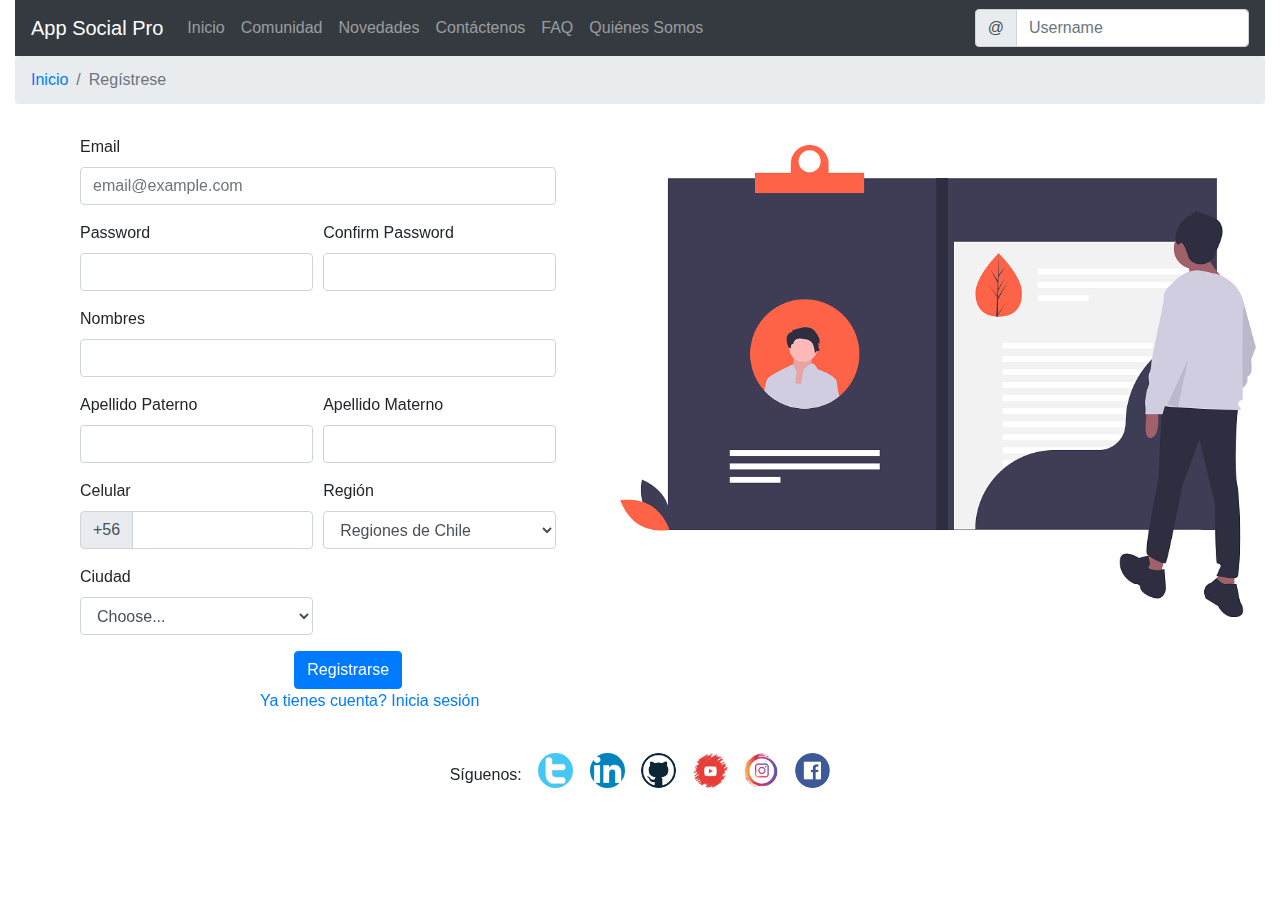
<file: registro.html>
<!DOCTYPE html>
<html lang="en">

<head>
  <meta charset="UTF-8">
  <meta name="viewport" content="width=device-width, initial-scale=1.0">
  <meta http-equiv="X-UA-Compatible" content="ie=edge">
  <title>Registrarse</title>
  <link rel="stylesheet" href="https://stackpath.bootstrapcdn.com/bootstrap/4.4.1/css/bootstrap.min.css"
    integrity="sha384-Vkoo8x4CGsO3+Hhxv8T/Q5PaXtkKtu6ug5TOeNV6gBiFeWPGFN9MuhOf23Q9Ifjh" crossorigin="anonymous">
  <link rel="stylesheet" href="css/registro.css">
</head>

<body>
  <div class="container-fluid">
    <div class="header">
      <nav class="navbar navbar-expand-lg navbar-dark bg-dark">
        <a class="navbar-brand" href="#">App Social Pro</a>
        <button class="navbar-toggler" type="button" data-toggle="collapse" data-target="#navbarNavAltMarkup" aria-controls="navbarNavAltMarkup" aria-expanded="false" aria-label="Toggle navigation">
          <span class="navbar-toggler-icon"></span>
        </button>
        <div class="collapse navbar-collapse" id="navbarNavAltMarkup">
          <div class="navbar-nav">
            <a class="nav-item nav-link" href="#">Inicio</span></a>
            <a class="nav-item nav-link" href="comunidad.html">Comunidad</a>
            <a class="nav-item nav-link" href="novedades.html">Novedades</a>
            <a class="nav-item nav-link" href="contactenos.html">Contáctenos</a>
            <a class="nav-item nav-link" href="FAQ.html">FAQ</a>
            <a class="nav-item nav-link" href="quiensomos.html">Quiénes Somos</a>
          </div>
        </div>
        <form class="form-inline ml-4">
          <div class="input-group">
            <div class="input-group-prepend">
              <span class="input-group-text" id="basic-addon1">@</span>
            </div>
            <input type="text" class="form-control" placeholder="Username" aria-label="Username"
              aria-describedby="basic-addon1">
          </div>
        </form>
      </nav>
      <div class="breadcumbs-wrap">
        <span class="entry-links">
          <nav aria-label="breadcrumb">
            <ol class="breadcrumb">
              <li class="breadcrumb-item"><a href="#">Inicio</a></li>
              <li class="breadcrumb-item active" aria-current="page">Regístrese</li>
            </ol>
          </nav>
        </span>
      </div>
    </div>
    <div class="cuerpo">

      <div id="background" class="offset-md-3 col-md-5">
        <img src="img/vectors/registro.png" alt="background">
      </div>
      <div class="row" id="formulario_central">
        <div class="offset col-md-1 col-md-5" id="registro">
          <form>
            <div class="form-group">
              <label for="inputAddress">Email</label>
              <input type="text" class="form-control" id="input-email" placeholder="email@example.com">
            </div>
            <div class="form-row">

              <div class="form-group col-md-6">
                <label for="inputPassword4">Password</label>
                <input type="password" class="form-control" id="inputPassword4">
              </div>
              <div class="form-group col-md-6">
                <label for="inputPassword4">Confirm Password</label>
                <input type="password" class="form-control" id="inputPassword4">
              </div>
            </div>
            <div class="form-group">
              <label for="inputAddress">Nombres</label>
              <input type="text" class="form-control" id="inputAddress">
            </div>
            <div class="form-row">
              <div class="form-group col-md-6">
                <label for="inputCity">Apellido Paterno</label>
                <input type="text" class="form-control" id="inputCity">
              </div>
              <div class="form-group col-md-6">
                <label for="inputCity">Apellido Materno</label>
                <input type="text" class="form-control" id="inputCity">
              </div>
              <div class="form-group col-md-6">
                <label for="inputCity">Celular</label>
                <div class="input-group flex-nowrap">
                  <div class="input-group-prepend">
                    <span class="input-group-text" id="addon-wrapping">+56</span>
                  </div>
                  <input type="text" class="form-control" aria-describedby="addon-wrapping">
                </div>
              </div>
              <div class="form-group col-md-6">
                <label for="inputState">Región</label>
                <select id="inputState" class="form-control">
                  <option selected>Regiones de Chile</option>
                  <option>Región de Arica y Parinacota</option>
                  <option>Región de Tarapacá</option>
                  <option>Región de Antofagasta</option>
                  <option>Región de Atacama</option>
                  <option>Región de Coquimbo</option>
                  <option>Región de Valparaiso</option>
                  <option>Región Metropolitana de Santiago</option>
                  <option>Región del Libertador General Bernardo O'Higgins</option>
                  <option>Región del Maule</option>
                  <option>Región de Ñuble</option>
                  <option>Región del Biobío</option>
                  <option>Región de La Araucanía</option>
                  <option>Región de Los Ríos</option>
                  <option>Región de Los Lagos</option>
                  <option>Región de Aysén del General Carlos Ibáñez del Campo</option>
                  <option>Región de Magallanes y de la Antártica Chilena</option>
                </select>
              </div>
              <div class="form-group col-md-6">
                <label for="inputState">Ciudad</label>
                <select id="inputState" class="form-control">
                  <option selected>Choose...</option>
                  <option>...</option>
                </select>
              </div>
            </div>
            <button type="submit" class="btn btn-primary">Registrarse</button><br>
            <a href="signin.html" class="opcionu"> Ya tienes cuenta? Inicia sesión</a>
          </form>
        </div>
      </div>
    </div>
    <div class="footer text-center">
      <h6>Síguenos:</h6>
      <a href="#"><img src="img/icons/twitter.png" alt="twitter"></a> <a href="#"><img src="img/icons/linkedin.png"
          alt="linkedin"></a> <a href="#"><img src="img/icons/github.png" alt="github"></a> <a href="#"></a> <a
        href="#"><img src="img/icons/youtube.png" alt="youtube"></a> <a href="#"><img src="img/icons/insta.png"
          alt=""></a> <a href="#"><img src="img/icons/facebook.png" alt="facebook"></a>
    </div>

  </div>

  <script src="https://code.jquery.com/jquery-3.4.1.slim.min.js"
    integrity="sha384-J6qa4849blE2+poT4WnyKhv5vZF5SrPo0iEjwBvKU7imGFAV0wwj1yYfoRSJoZ+n"
    crossorigin="anonymous"></script>
  <script src="https://cdn.jsdelivr.net/npm/popper.js@1.16.0/dist/umd/popper.min.js"
    integrity="sha384-Q6E9RHvbIyZFJoft+2mJbHaEWldlvI9IOYy5n3zV9zzTtmI3UksdQRVvoxMfooAo"
    crossorigin="anonymous"></script>
  <script src="https://stackpath.bootstrapcdn.com/bootstrap/4.4.1/js/bootstrap.min.js"
    integrity="sha384-wfSDF2E50Y2D1uUdj0O3uMBJnjuUD4Ih7YwaYd1iqfktj0Uod8GCExl3Og8ifwB6"
    crossorigin="anonymous"></script>
    <script type='text/javascript' src='js/registro.js'></script>
</body>

</html>
</file>
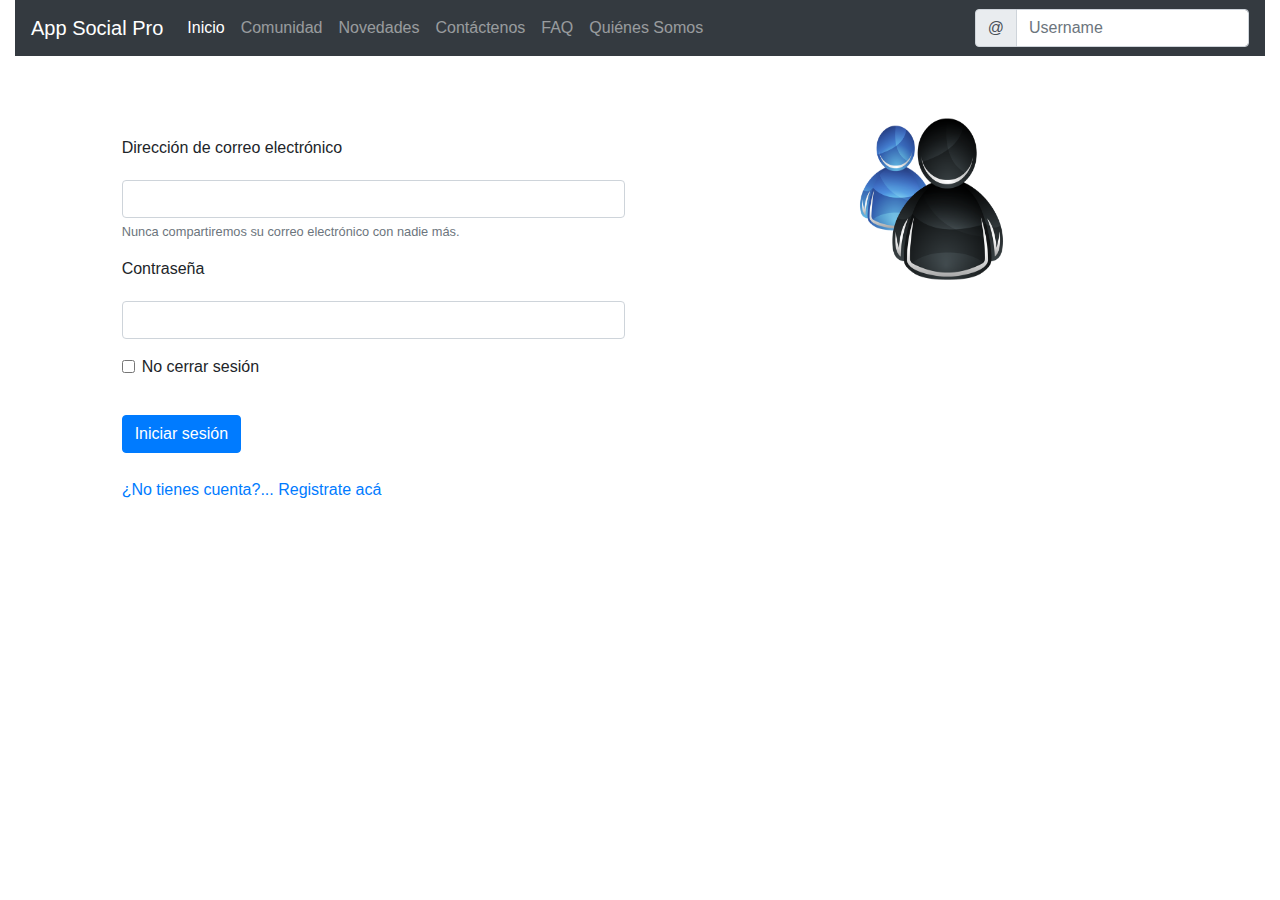
<file: signin.html>
<!DOCTYPE html>
<html lang="en">
<head>
    <meta charset="UTF-8">
    <meta name="viewport" content="width=device-width, initial-scale=1.0">
    <meta http-equiv="X-UA-Compatible" content="ie=edge">
    <title>Sign In</title>
    <link rel="stylesheet" href="https://stackpath.bootstrapcdn.com/bootstrap/4.4.1/css/bootstrap.min.css" integrity="sha384-Vkoo8x4CGsO3+Hhxv8T/Q5PaXtkKtu6ug5TOeNV6gBiFeWPGFN9MuhOf23Q9Ifjh" crossorigin="anonymous">
    <link rel="stylesheet" href="css/stylesignin.css">
</head>
<body>
    <div class="container-fluid">
        <div class="header">
            <nav class="navbar navbar-expand-lg navbar-dark bg-dark">
                <a class="navbar-brand" href="#">App Social Pro</a>
                <button class="navbar-toggler" type="button" data-toggle="collapse" data-target="#navbarNavAltMarkup" aria-controls="navbarNavAltMarkup" aria-expanded="false" aria-label="Toggle navigation">
                  <span class="navbar-toggler-icon"></span>
                </button>
                <div class="collapse navbar-collapse" id="navbarNavAltMarkup">
                  <div class="navbar-nav">
                    <a class="nav-item nav-link active" href="index.html">Inicio</span></a>
                    <a class="nav-item nav-link" href="comunidad.html">Comunidad</a>
                    <a class="nav-item nav-link" href="novedades.html">Novedades</a>
                    <a class="nav-item nav-link" href="contactenos.html">Contáctenos</a>
                    <a class="nav-item nav-link" href="FAQ.html">FAQ</a>
                    <a class="nav-item nav-link" href="quiensomos.html">Quiénes Somos</a>
                  </div>
                </div>
                                
                <form class="form-inline ml-4">
                    <div class="input-group">
                      <div class="input-group-prepend">
                        <span class="input-group-text" id="basic-addon1">@</span>
                      </div>
                      <input type="text" class="form-control" placeholder="Username" aria-label="Username" aria-describedby="basic-addon1">
                    </div>
                </form>
            </nav>
            <div class="row">
                <div class="offset-md-1 col-md-5" id="signin">
                    <form>
                        <div class="form-group">
                          <label for="exampleInputEmail1">Dirección de correo electrónico</label>
                          <input type="email" class="form-control" id="exampleInputEmail1" aria-describedby="emailHelp">
                          <small id="emailHelp" class="form-text text-muted">Nunca compartiremos su correo electrónico con nadie más.</small>
                        </div>
                        <div class="form-group">
                          <label for="exampleInputPassword1">Contraseña</label>
                          <input type="password" class="form-control" id="exampleInputPassword1">
                        </div>
                        <div class="form-group form-check">
                          <input type="checkbox" class="form-check-input" id="exampleCheck1">
                          <label class="form-check-label" for="exampleCheck1">No cerrar sesión</label>
                        </div>
                        <button type="submit" class="btn btn-primary">Iniciar sesión</button>                        
                      </form>
                      <a href="registro.html">¿No tienes cuenta?... Registrate acá</a>
                </div>
                <div class="col-md-5">
                    <img id="inicio" src="img/inicio.png" alt="Inicio">
                </div>
            </div>
        </div>
    </div>
    <script src="https://code.jquery.com/jquery-3.4.1.slim.min.js" integrity="sha384-J6qa4849blE2+poT4WnyKhv5vZF5SrPo0iEjwBvKU7imGFAV0wwj1yYfoRSJoZ+n" crossorigin="anonymous"></script>
    <script src="https://cdn.jsdelivr.net/npm/popper.js@1.16.0/dist/umd/popper.min.js" integrity="sha384-Q6E9RHvbIyZFJoft+2mJbHaEWldlvI9IOYy5n3zV9zzTtmI3UksdQRVvoxMfooAo" crossorigin="anonymous"></script>
    <script src="https://stackpath.bootstrapcdn.com/bootstrap/4.4.1/js/bootstrap.min.js" integrity="sha384-wfSDF2E50Y2D1uUdj0O3uMBJnjuUD4Ih7YwaYd1iqfktj0Uod8GCExl3Og8ifwB6" crossorigin="anonymous"></script>
</body>
</html>
</file>
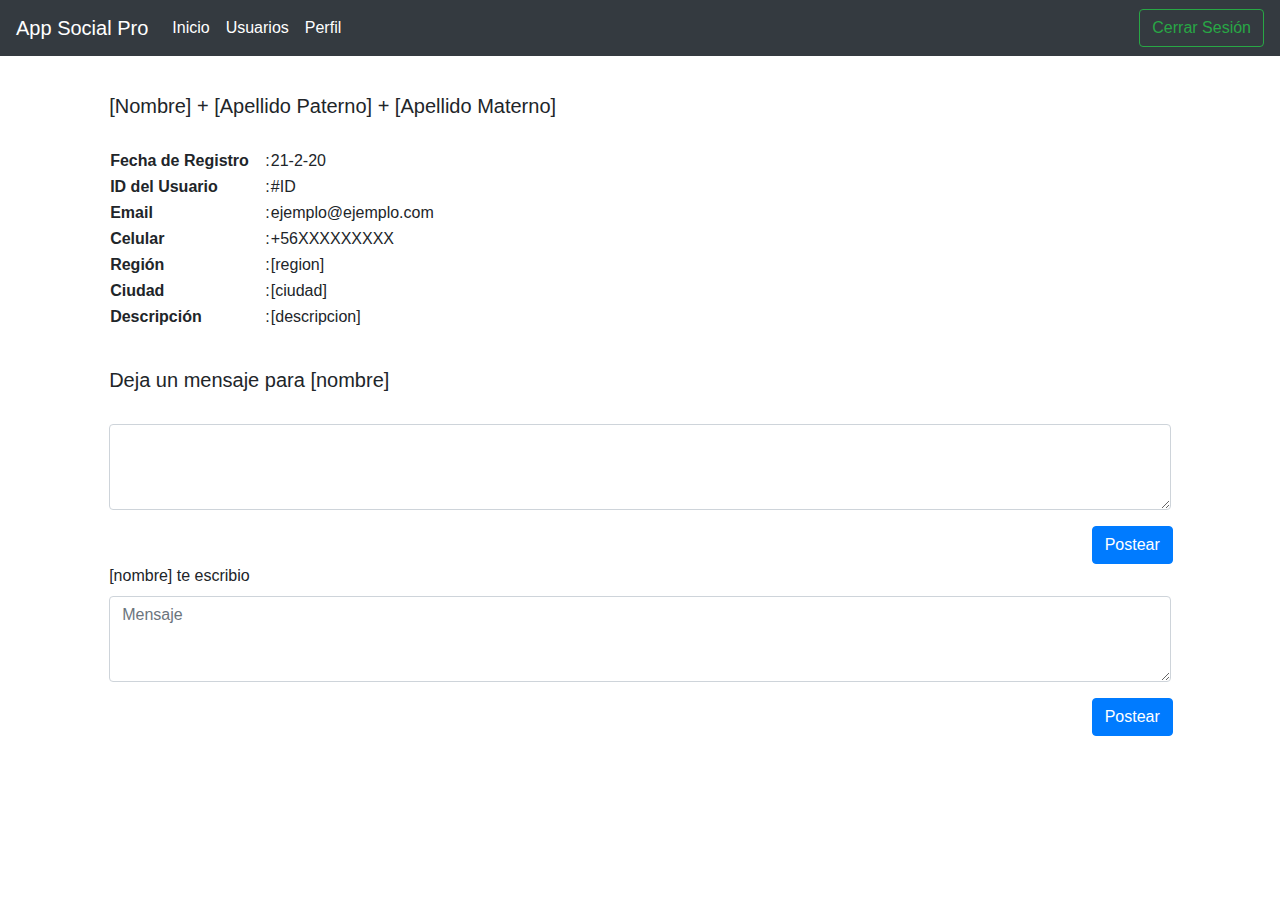
<file: user_id.html>
<!DOCTYPE html>
<html lang="en">
<head>
    <meta charset="UTF-8">
    <meta name="viewport" content="width=device-width, initial-scale=1.0">
    <meta http-equiv="X-UA-Compatible" content="ie=edge">
    <title>Información del Usuario</title>
    <link rel="stylesheet" href="https://stackpath.bootstrapcdn.com/bootstrap/4.4.1/css/bootstrap.min.css" integrity="sha384-Vkoo8x4CGsO3+Hhxv8T/Q5PaXtkKtu6ug5TOeNV6gBiFeWPGFN9MuhOf23Q9Ifjh" crossorigin="anonymous">
    <link rel="stylesheet" href="css/userid.css">
</head>
<body>
    <div class="class-fluid">
        <div class="head">
            <nav class="navbar navbar-expand-lg navbar-dark bg-dark">
                <a class="navbar-brand" href="#">App Social Pro</a>
                <button class="navbar-toggler" type="button" data-toggle="collapse" data-target="#navbarNavAltMarkup" aria-controls="navbarNavAltMarkup" aria-expanded="false" aria-label="Toggle navigation">
                  <span class="navbar-toggler-icon"></span>
                </button>
                <div class="collapse navbar-collapse" id="navbarNavAltMarkup">
                    <div class="navbar-nav">
                        <a class="nav-item nav-link active" href="index.html">Inicio</span></a>
                    </div>
    
                    <div class="navbar-nav">
                        <a class="nav-item nav-link active" href="">Usuarios</span></a>
                    </div>
                    <div class="navbar-nav">
                        <a class="nav-item nav-link active" href="index.html">Perfil</span></a>
                    </div>
                </div>
                <form class="form-inline">
                    <button class="btn btn-outline-success" type="button">Cerrar Sesión</button>
                </form>
            </nav>
        </div>
        <div class="ident">
            <div class="row">
                <div class="offset-md-1 col-md-10">
                    <h5>[Nombre] + [Apellido Paterno] + [Apellido Materno]</h5>
                </div>
                <div class="offset-md-1 col-md-10">
                    <table>
                        <tr>                      
                            <th>Fecha de Registro</th>
                            <td>:</td>                      
                            <td>21-2-20</td>                      
                        </tr>                      
                        <tr>                      
                            <th>ID del Usuario</th>
                            <td>:</td>
                            <td>#ID</td>                      
                        </tr>                      
                        <tr>                      
                            <th>Email</th> 
                            <td>:</td>                     
                            <td>ejemplo@ejemplo.com</td>                      
                        </tr>                      
                        <tr>                      
                            <th>Celular</th> 
                            <td>:</td>                     
                            <td>+56XXXXXXXXX</td>                      
                        </tr>
                        <tr>                      
                            <th>Región</th>                      
                            <td>:</td>
                            <td>[region]</td>                       
                        </tr>
                        <tr>                      
                            <th>Ciudad</th>
                            <td>:</td>                      
                            <td>[ciudad]</td>                      
                        <tr>
                        <tr>                      
                            <th>Descripción</th>  
                            <td>:</td>                    
                            <td>[descripcion]</td>                      
                        </tr>                      
                    </table>
                </div>
            </div>
        </div>
        <div class="mensaje">
            <div class="row">
                <div class="offset-md-1 col-md-10">
                    <h5>Deja un mensaje para [nombre]</h5>
                </div>
                <div class="offset-md-1 col-md-10">
                    <form class="was-">
                        <div class="mb-3">
                          <label for="Textarea"></label>
                          <textarea class="form-control" rows="3"></textarea>
                        </div>                        
                    </form>
                </div>
                <div class="offset-md-10 col-md-2">
                    <button type="submit" class="btn btn-primary">Postear</button>
                </div>
                <div class="offset-md-1 col-md-10">
                    <form class="was-">
                        <div class="mb-3">
                          <label for="Textarea">[nombre] te escribio</label>
                          <textarea class="form-control" rows="3" placeholder="Mensaje"></textarea>
                        </div>                        
                    </form>
                </div>
                <div class="offset-md-10 col-md-2">
                    <button type="submit" class="btn btn-primary">Postear</button>
                </div>
            </div>
        </div>
    </div>
    <script src="https://code.jquery.com/jquery-3.4.1.slim.min.js" integrity="sha384-J6qa4849blE2+poT4WnyKhv5vZF5SrPo0iEjwBvKU7imGFAV0wwj1yYfoRSJoZ+n" crossorigin="anonymous"></script>
    <script src="https://cdn.jsdelivr.net/npm/popper.js@1.16.0/dist/umd/popper.min.js" integrity="sha384-Q6E9RHvbIyZFJoft+2mJbHaEWldlvI9IOYy5n3zV9zzTtmI3UksdQRVvoxMfooAo" crossorigin="anonymous"></script>
    <script src="https://stackpath.bootstrapcdn.com/bootstrap/4.4.1/js/bootstrap.min.js" integrity="sha384-wfSDF2E50Y2D1uUdj0O3uMBJnjuUD4Ih7YwaYd1iqfktj0Uod8GCExl3Og8ifwB6" crossorigin="anonymous"></script>
</body>
</html>
</file>
<file: css/styleinicio.css>
.container-fluid {
    overflow: hidden;
}

.navbar {
    width: 100%;
    margin-left: 0px;
    margin-right: 0px;
    }

.navbar a {
    
    text-decoration: none;
    color:white;
    }

.extranav {
    display:none;
   }

.carrusel {
    display: inline-block;
    margin-top: 30px;
    }

    .carrusel .carousel-item img {
        max-width: 500px;
        margin-left: 30px;
        display:inline-block;
        vertical-align: top;
        }

.jumbotron {
    display:inline-block;
    vertical-align: top;
    max-height: 500px;
     }

    .jumbotron h3 {
        position: relative;
            top: -25px;
            left: 50%;
    } 

    .jumbotron hr {
        min-height: 3px;
        position: relative;
            top: -25px;
    }

    .jumbotron .botones {
        margin-top: 5px;
        max-height: 1em;
        }

    .jumbotron p {
        font-weight: lighter;
        text-align: right;
        position: relative;
            top: -10px;
        }

    .jumbotron .getapp {
        display: inline-block;
        position: relative;
            left:30%;
        
    }

.footer h6 {
    display: inline-block;
    }

.footer img {
    border-radius: 100%;
    min-width: 40px;
    max-height: 45px;
    margin-top: 20px;
    margin-bottom: 10px;
    margin-left: 12px;
    }

@media screen and (max-width:768px) {
    .breadcumbs-wrap {
        display:none;
    }

    #search {
        display:none;
    }

    #butnav {
        display:none;
        }
    
    .extranav {
        display:block;
    }
        
    .navbar-toggler {
        display: block;
        position:absolute;
            right:0px;
        z-index: 2;
    }
    .cuerpocentral .background img {
        opacity: 0,3;
        min-width: 100%;
        position:fixed;
    }
    .logosh img {
        min-width: 80px;
        position:relative;
            left:50%;
            top:10px;
    }

    .bienvenida h1, p {
        position: relative;
            top:-50px;
    }

    .acciones button {
        width: 100%;
        position: relative;
            top:-40px;
    }
}
</file>
<file: css/comustyle.css>
.container-fluid {
    max-width: 100%;
    position:relative;
    overflow: hidden;
}

#butnav {
    text-decoration: none;
    }

.extranav {
    display:none;
}

.logosh img {
    max-height: 10%;
    max-width: 10%;
    border-radius: 100%;
    box-shadow: grey 4px 2px transparent;
    display: inline-block;
    position:relative;
        left:50%;
}

.cuerpocentral .background img {
    display: inline-block;   
    opacity: 0.3;
    z-index:-4;
    overflow: hidden; 
    position:absolute;
        top:12%;
        left:12%;
    max-width: 70%;    
    }

h1, p {
    display: inline-block; 
    box-shadow: black 3px 3px transparent;
    position: relative;
        top:-50px;
    }

.cuerpocentral .bloqueboton {
    position:relative;
        top:0%;
}

.acciones button {
    width: 50%;
    position: relative;
        top:-40px;
}

.footer {
    margin-top: 20px;
    overflow:hidden;
    }

.footer h6 {
    display: inline-block;
    }

.footer img {
    border-radius: 100%;
    min-width: 20px;
    max-height: 35px;
    margin-bottom: 10px;
    margin-left: 12px;
    }

@media screen and (max-width:768px) {
    .breadcumbs-wrap {
        display:none;
    }

    #search {
        display:none;
    }

    #butnav {
        display:none;
        }
    
    .extranav {
        display:block;
    }
        
    .navbar-toggler {
        display: block;
        position:absolute;
            right:0px;
        z-index: 2;
    }
    .cuerpocentral .background img {
        opacity: 0,3;
        min-width: 100%;
        position:fixed;
    }
    .logosh img {
        min-width: 80px;
        position:relative;
            left:50%;
            top:10px;
    }

    .bienvenida h1, p {
        position: relative;
            top:-50px;
    }

    .acciones button {
        width: 100%;
        position: relative;
            top:-40px;
    }
}
</file>
<file: css/contactostyle.css>
.extranav {
    display:none;
}

.navbar a {
    text-decoration: none;
    color:white;
    }

.cuerpocentro .background img {
    opacity: 0.65;
    z-index:-4;
    display:inline-block;
    position:absolute;
        left:42%;
        top:16%;
    max-width: 60%;
    overflow: hidden;
}

.cuerpocentro h2 {
    margin-top: 3%;
    margin-bottom: 25px;
}

.cuerpocentro button {
    display: block;
}

.footer {
    margin-top: 20px;
}

.footer h6 {
    display: inline-block;
    }

.footer img {
    border-radius: 100%;
    min-width: 20px;
    max-height: 35px;
    margin-bottom: 10px;
    margin-left: 12px;
    }

@media screen and (max-width:768px) {
    .breadcumbs-wrap {
        display:none;
    }

    .search {
        display:none;
    }

    .butnav {
        display:none;
        }
    
    .extranav {
        display:block;
    }
        
    .navbar-toggler {
        display: block;
        position:absolute;
            right:0px;
        z-index: 2;
    }
    .cuerpocentral .background img {
        opacity: 0,3;
        min-width: 100%;
        position:fixed;
    }
    .logosh img {
        min-width: 80px;
        position:relative;
            left:50%;
            top:10px;
    }

    .bienvenida h1, p {
        position: relative;
            top:-50px;
    }

    .acciones button {
        width: 100%;
        position: relative;
            top:-40px;
    }
}
</file>
<file: css/faq.css>
.navbar a {
    text-decoration: none;
    color:white;
    }

#background img {
    display: inline-block;
    position: fixed;
        top:10%;
        left:42%;
    overflow: hidden;
    z-index: -4;
    max-width: 800px;
    }  

.maincuerpo {
    margin-top: 15px;
    display: block;
    max-width: 900px;
}

* p {
    color:rgb(37, 44, 44);
    font-size: 14px;
    margin-bottom: 10px;
    
}

.footer {
    margin-top: 20px;
    overflow:hidden;
    }
    
.footer h6 {
    display: inline-block;
    }
    
.footer img {
    border-radius: 100%;
    min-width: 20px;
    max-height: 35px;
    margin-bottom: 10px;
    margin-left: 12px;
    }
    
@media screen and (max-width:768px) {
    .breadcumbs-wrap {
        display:none;
    }
    
    #search {
        display:none;
    }
    
    #butnav {
        display:none;
        }
        
    .extranav {
        display:block;
    }
            
    .navbar-toggler {
        display: block;
        position:absolute;
            right:0px;
        z-index: 2;
        }
    .cuerpocentral .background img {
        opacity: 0,3;
        min-width: 100%;
        position:fixed;
        }
    .logosh img {
        min-width: 80px;
        position:relative;
            left:50%;
            top:10px;
        }
    
    .bienvenida h1, p {
        position: relative;
            top:-50px;
        }
    
    .acciones button {
        width: 100%;
        position: relative;
            top:-40px;
        }
    }
</file>
<file: css/perfil.css>
.navbar a {
    text-decoration: none;
    color:white;
    }

#background img {
    display: block;
    position: fixed;
        top:50%;
        left:52%;
    overflow: hidden;
    z-index: -4;
    max-width: 500px;
    }  

.main {
    padding-top: 2%;
    padding-bottom: 2%;
    }

    .columna1 {
        display:inline-block;
        width: 70%;
    }
        
    .columna2 {
        position:absolute;
            top: 105px;
            right: 30px;
            left: 700px;
        background-color: white;
        }

    
        .modal-header {
            font-weight: 600;
            margin: 0px;
            font-size: x-large;
            margin-bottom: 0.5rem;
            padding-right: 2rem;
            }
    
            .modal-header button {
                border: none;
                display: block;
                height: 4rem;
                position: absolute;
                    right: 2rem;
                    top: 1.5rem;
                width: 2.5rem;
                }
        
            .modal-header button:after {
                background: none;
                line-height: 2rem;
                position: absolute;
                    right: 0.25rem;
                text-align: center;
                    top: 0.25rem;
            }
        
            .modal-header button:hover:after {
                background: #f2f2f2;
            }
        
            .modal-header button:active:after {
                line-height: 2.1rem;
            }
        
        .modal-content {
            background-color: #fff;
            border-radius: 4px;
            padding: 0.7rem;
            position: absolute;
            width: 500px;
            height: 390px;
            margin:auto;
            
            }

        #modal-foto .Icon {
            background-color: #ddd;
            display: inline-block;
            height: 24px;
            vertical-align: middle;
            width: 24px;
            }
    
        #modal-foto .Icon--small {
            height: 16px;
            width: 16px;
            }
    
        #modal-foto .Icon--file {
            background: linear-gradient(225deg, transparent 15%, #7cc04a 15%);
            }
        
        #modal-foto .FileList {
            list-style:none;
            }
        
        #modal-foto .Icon--small.Icon--file {
            width: calc(16px*0.75);
            }
        
        #modal-foto .has-Icon {
            vertical-align: middle;
            }
        
        #modal-foto .Icon + .has-Icon, .has-Icon + .Icon {
            margin-left: 0.25rem;
            }
        
            
        #modal-foto .File {
            background-color: #f2f2f2;
            border-radius: 4px;
            display: inline-block;
            line-height: 120%;
            min-width: 12rem;
            padding: 0.375rem 0.5rem;
            }
        

        #modal-foto .File:hover {
            background-color: #e2eef5;
        }
        
        #modal-foto .File > input[type="checkbox"] {
            vertical-align: middle;
        }

.footer {
    margin-top: 20px;
    overflow:hidden;
    }
    
.footer h6 {
    display: inline-block;
    }
    
.footer img {
    border-radius: 100%;
    min-width: 20px;
    max-height: 35px;
    margin-bottom: 10px;
    margin-left: 12px;
    }
    
@media screen and (max-width:768px) {
    .breadcumbs-wrap {
        display:none;
    }
    
    #search {
        display:none;
        }
    
    #butnav {
        display:none;
        }
        
    .extranav {
        display:block;
        }
            
    .navbar-toggler {
        display: block;
        position:absolute;
            right:0px;
        z-index: 2;
        }

    .camposcentrales {
        display:block;
        position:relative;
        width: 100%;
         }
    
    .camposcentrales .background img {
        opacity: 0,3;
        min-width: 100%;
        position:fixed;
        }

    
        
    .logosh img {
        min-width: 80px;
        position:relative;
            left:50%;
            top:10px;
        }
    
    .bienvenida h1, p {
        position: relative;
            top:-50px;
        }
    
    .acciones button {
        width: 100%;
        position: relative;
            top:-40px;
    
        }
    
}
</file>
<file: css/registro.css>
.navbar a {
    text-decoration: none;
    color:white;
    }

#background img {
    display: inline-block;
    position: fixed;
        top:10%;
        left:42%;
    overflow: hidden;
    z-index: -4;
    max-width: 800px;
    }    

.cuerpo #formulario_central {
    display:inline-block;
    margin-left: 50px;
    z-index: 1;
}

#registro {
    padding-top: 15px;
    padding-bottom: 20px;
}

.btn-primary {
    margin-left:45%;
    margin-right:45%;
}

#formulario_central a {
    text-align: center;
    margin-top: 10px;
    margin-bottom: 20px;
    margin-left: 180px;
}

.footer {
    margin-top: 20px;
    overflow:hidden;
    }

.footer h6 {
    display: inline-block;
    }

.footer img {
    border-radius: 100%;
    min-width: 20px;
    max-height: 35px;
    margin-bottom: 10px;
    margin-left: 12px;
    }

@media screen and (max-width:768px) {
    .breadcumbs-wrap {
        display:none;
    }

    #search {
        display:none;
    }

    #butnav {
        display:none;
        }
    
    .extranav {
        display:block;
    }
        
    .navbar-toggler {
        display: block;
        position:absolute;
            right:0px;
        z-index: 2;
    }
    .cuerpocentral .background img {
        opacity: 0,3;
        min-width: 100%;
        position:fixed;
    }
    .logosh img {
        min-width: 80px;
        position:relative;
            left:50%;
            top:10px;
    }

    .bienvenida h1, p {
        position: relative;
            top:-50px;
    }

    .acciones button {
        width: 100%;
        position: relative;
            top:-40px;
    }
}
</file>
<file: css/stylesignin.css>
#signin{
    padding-top: 80px;
    background-color: white;
}
    #signin label{
        margin-bottom: 20px;
    }
    #signin button{
        margin-bottom: 25px;
    }
    #inicio{
        width: 30%;
        height: 40%;
        display: inline-block;
        margin-left: 40%;
        margin-top: 10%
    }
</file>
<file: css/userid.css>
.ident{
    padding-top: 3%;
    padding-bottom: 3%;
}

.ident h5{
    padding-bottom: 2%;
}

.ident td{
    padding-left: 5%;
}
</file>
